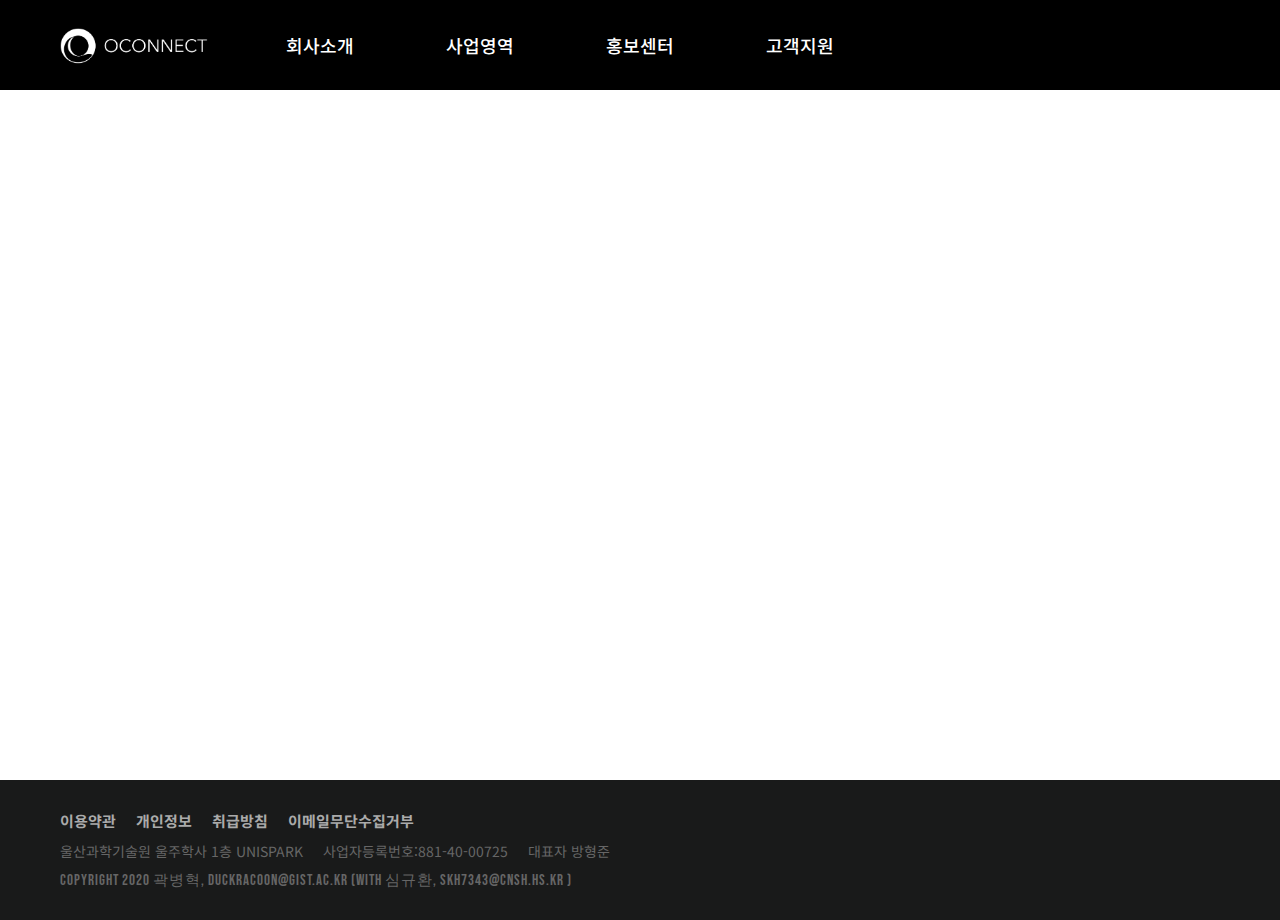
<file: maintool.html>
<!DOCTYPE html>
<html lang="ko">
    <head>
        <meta charset="UTF-8">
        <title>OCONNECT</title>
        <link rel="stylesheet" href="css/product.css">
        <link rel="stylesheet" href="css/slick.css">

        <!--favicon-->

        <link
            rel="apple-touch-icon"
            sizes="180x180"
            href="img2/favicon/apple-touch-icon.png">
        <link
            rel="icon"
            type="image/png"
            sizes="32x32"
            href="img2/favicon/favicon-32x32.png">
        <link
            rel="icon"
            type="image/png"
            sizes="16x16"
            href="img2/favicon/favicon-16x16.png">
        <link rel="manifest" href="img2/favicon/site.webmanifest">
        <meta name="msapplication-TileColor" content="#da532c">
        <meta name="theme-color" content="#ffffff">

        <script src="js/jquery-3.3.1.min.js"></script>
        <script src="js/script.js"></script>
        <script src="js/splitting.min.js"></script>
        <script src="js/slick.min.js"></script>
        <script src="js/scrolla.jquery.min.js"></script>

    </head>
    <body >
        <div class="wrap">
            <!-- header-->
            <header>
                <div class="innerHeader">
                    <h1 class="logo">
                        <a href="index.html">
                            <img src="img2/logo/exercise/blackoconnect.png" alt="로고2" width="400"></img>
                            <img src="img2/logo/black_cnt.png" alt="로고">
                            <p style="font-family: AvenirNextLTPro; font-size:25px;">OCONNECT</p>
                        </a>
                    </h1>
                    <ul class="gnb">
                        <li>
                            <a href="company_brief.html">회사소개</a>
                            <ul class="inner">
                                <li>
                                    <a href="company_brief.html">
                                        <span>회사개요</span></a>
                                </li>
                                <li>
                                    <a href="#">
                                        <span>CEO인사말</span></a>
                                </li>
                                <li>
                                    <a href="#">
                                        <span>경영이념</span></a>
                                </li>
                                <li>
                                    <a href="#">
                                        <span>연혁</span></a>
                                </li>
                            </ul>
                        </li>
                        <li>
                            <a href="#">사업영역</a>
                            <ul class="inner">
                                <li>
                                    <a href="prod-intro.html">
                                        <span>One Step</span></a>
                                </li>
                            </ul>
                        </li>
                        <li>
                            <a href="#">홍보센터</a>
                            <ul class="inner">
                                <li>
                                    <a href="#">
                                        <span>뉴스</span></a>
                                </li>
                                <li>
                                    <a href="#">
                                        <span>언론</span></a>
                                </li>
                            </ul>
                        </li>

                        <li>
                            <a href="#">고객지원</a>
                            <ul class="inner">
                                <li>
                                    <a href="#">
                                        <span>고객지원안내</span></a>
                                </li>
                                <li>
                                    <a href="#">
                                        <span>FAQ</span></a>
                                </li>
                            </ul>
                        </li>
                    </ul>
                </div>
            </header>
        </div>

        <br><br><br><br><br><br>

       
        <br><br><br><br><br><br><br><br><br><br><br><br><br><br><br><br><br><br><br><br><br><br><br><br><br><br><br><br><br><br><br><br><br>
        <footer>
            <ul>
                <li>이용약관</li>
                <li>개인정보</li>
                <li>취급방침</li>
                <li>이메일무단수집거부</li>
            </ul>
            <ul>
                <li>울산과학기술원 울주학사 1층 UNISPARK</li>
                <li>사업자등록번호:881-40-00725</li>
                <li>대표자 방형준</li>
            </ul>
            <p>COPYRIGHT 2020 곽병혁,
                <a href="mailto:duckracoon@gist.ac.kr">duckracoon@gist.ac.kr
                </a>
                (with 심규환,
                <a href="mailto:skh7343@cnsh.hs.kr">skh7343@cnsh.hs.kr
                </a>
                )
            </p>
        </footer>
    </body>
</html>
</file>
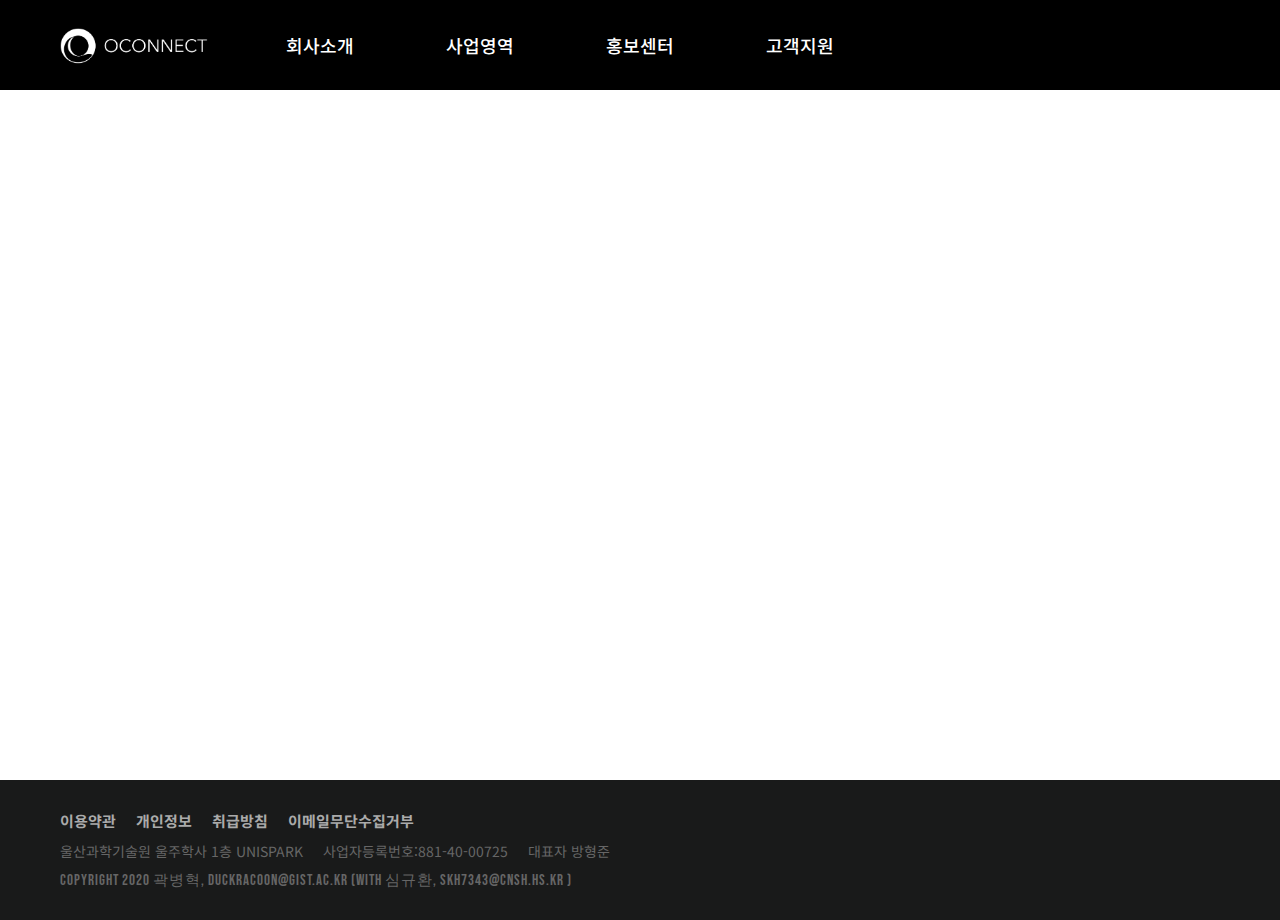
<file: nearbyplace.html>
<!DOCTYPE html>
<html lang="ko">
    <head>
        <meta charset="UTF-8">
        <title>Nearby · OCONNECT</title>
        <link rel="stylesheet" href="css/product.css">
        <link rel="stylesheet" href="css/slick.css">

        <!--favicon-->

        <link
            rel="apple-touch-icon"
            sizes="180x180"
            href="img2/favicon/apple-touch-icon.png">
        <link
            rel="icon"
            type="image/png"
            sizes="32x32"
            href="img2/favicon/favicon-32x32.png">
        <link
            rel="icon"
            type="image/png"
            sizes="16x16"
            href="img2/favicon/favicon-16x16.png">
        <link rel="manifest" href="img2/favicon/site.webmanifest">
        <meta name="msapplication-TileColor" content="#da532c">
        <meta name="theme-color" content="#ffffff">

        <script src="js/jquery-3.3.1.min.js"></script>
        <script src="js/script.js"></script>
        <script src="js/splitting.min.js"></script>
        <script src="js/slick.min.js"></script>
        <script src="js/scrolla.jquery.min.js"></script>

    </head>
    <body >
        <div class="wrap">
            <!-- header-->
            <header>
                <div class="innerHeader">
                    <h1 class="logo">
                        <a href="index.html">
                            <img src="img2/logo/exercise/blackoconnect.png" alt="로고2" width="400"></img>
                            <img src="img2/logo/black_cnt.png" alt="로고">
                            <p style="font-family: AvenirNextLTPro; font-size:25px;">OCONNECT</p>
                        </a>
                    </h1>
                    <ul class="gnb">
                        <li>
                            <a href="company_brief.html">회사소개</a>
                            <ul class="inner">
                                <li>
                                    <a href="company_brief.html">
                                        <span>회사개요</span></a>
                                </li>
                                <li>
                                    <a href="#">
                                        <span>CEO인사말</span></a>
                                </li>
                                <li>
                                    <a href="#">
                                        <span>경영이념</span></a>
                                </li>
                                <li>
                                    <a href="#">
                                        <span>연혁</span></a>
                                </li>
                            </ul>
                        </li>
                        <li>
                            <a href="#">사업영역</a>
                            <ul class="inner">
                                <li>
                                    <a href="mainproduct.html">
                                        <span>ONESTEP</span></a>
                                </li>

                            </ul>
                        </li>
                        <li>
                            <a href="#">홍보센터</a>
                            <ul class="inner">
                                <li>
                                    <a href="#">
                                        <span>뉴스</span></a>
                                </li>
                                <li>
                                    <a href="#">
                                        <span>언론</span></a>
                                </li>
                            </ul>
                        </li>

                        <li>
                            <a href="#">고객지원</a>
                            <ul class="inner">
                                <li>
                                    <a href="#">
                                        <span>고객지원안내</span></a>
                                </li>
                                <li>
                                    <a href="#">
                                        <span>FAQ</span></a>
                                </li>
                            </ul>
                        </li>
                    </ul>
                </div>
            </header>
        </div>

        <br><br><br><br><br><br>

       
        <br><br><br><br><br><br><br><br><br><br><br><br><br><br><br><br><br><br><br><br><br><br><br><br><br><br><br><br><br><br><br><br><br>
        <footer>
            <ul>
                <li>이용약관</li>
                <li>개인정보</li>
                <li>취급방침</li>
                <li>이메일무단수집거부</li>
            </ul>
            <ul>
                <li>울산과학기술원 울주학사 1층 UNISPARK</li>
                <li>사업자등록번호:881-40-00725</li>
                <li>대표자 방형준</li>
            </ul>
            <p>COPYRIGHT 2020 곽병혁,
                <a href="mailto:duckracoon@gist.ac.kr">duckracoon@gist.ac.kr
                </a>
                (with 심규환,
                <a href="mailto:skh7343@cnsh.hs.kr">skh7343@cnsh.hs.kr
                </a>
                )
            </p>
        </footer>
    </body>
</html>
</file>
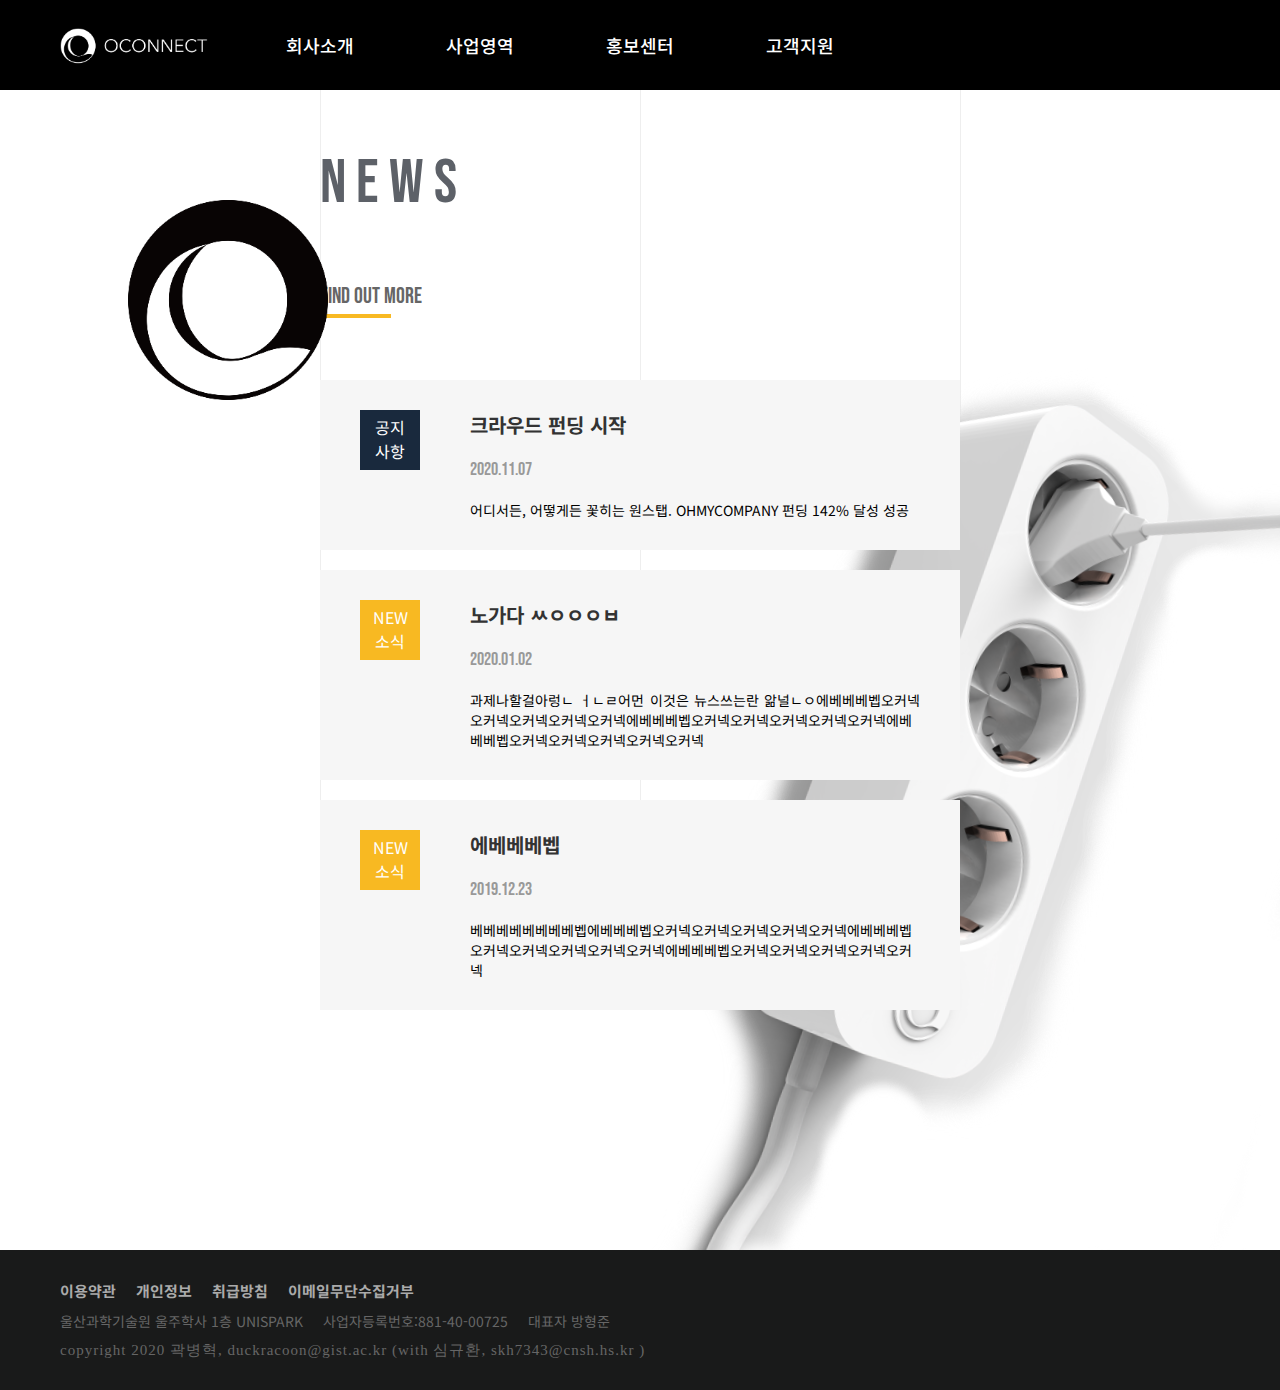
<file: news.html>
<!DOCTYPE html>
<html lang="ko">

<head>
    <meta charset="UTF-8">
    <title>OCONNECT | Enlighten Your Lifestyles</title>
    <link rel="stylesheet" href="css/main.css">
    <link rel="stylesheet" href="css/slick.css">

    <link rel="apple-touch-icon" sizes="180x180" href="./img2/favicon/apple-touch-icon.png">
    <link rel="icon" type="image/png" sizes="32x32" href="./img2/favicon/favicon-32x32.png">
    <link rel="icon" type="image/png" sizes="16x16" href="./img2/favicon/favicon-16x16.png">
    <link rel="manifest" href="./img2/favicon/site.webmanifest">
    <meta name="msapplication-TileColor" content="#da532c">
    <meta name="theme-color" content="#ffffff">
    <script src="js/jquery-3.3.1.min.js"></script>
    <script src="js/script.js"></script>
    <script src="js/splitting.min.js"></script>
    <script src="js/slick.min.js"></script>
    <script src="js/scrolla.jquery.min.js"></script>

</head>

<body>
    <div class="wrap">
        <!-- header-->
        <header>
            <div class="innerHeader">
                <h1 class="logo"><a href="index.html">
                        <img src="img2/logo/exercise/blackoconnect.png" alt="로고2" width="400"></img>
                        <img src="img2/logo/black_cnt.png" alt="로고">
                        <p style="font-family: AvenirNextLTPro; font-size:25px;">OCONNECT</p>
                    </a></h1>
                <ul class="gnb">
                    <li><a href="company_brief.html">회사소개</a>
                        <ul class="inner">
                            <li><a href="company_brief.html"><span>회사개요</span></a></li>
                            <!-- <li><a href="#"><span>CEO인사말</span></a></li>
                            <li><a href="philosophy.html"><span>경영이념</span></a></li>
                            <li><a href="#"><span>연혁</span></a></li> -->
                        </ul>
                    </li>
                    <li><a href="prod-intro.html">사업영역</a>
                        <ul class="inner">
                            <li><a href="prod-intro.html"><span>원스탭</span></a></li>

                        </ul>
                    </li>
                    <li><a href="news.html">홍보센터</a>
                        <ul class="inner">
                            <li><a href="news.html"><span>뉴스</span></a></li>
                            <!-- <li><a href="#"><span>언론</span></a></li> -->
                        </ul>
                    </li>

                    <li><a href="support.html">고객지원</a>
                        <ul class="inner">
                            <li><a href="support.html"><span>고객지원안내</span></a></li>
                            <!-- <li><a href="#"><span>FAQ</span></a></li> -->
                        </ul>
                    </li>
                </ul>
            </div>
        </header>
        
        <!--contents-->
        <section class="contents">
            <span class="line a"></span><span class="line b"></span><span class="line c"></span>
            <div class="news">
                <div class="inner animate" data-animate="motion">
                    <div class="title">
                        <div data-splitting class="en">NEWS</div>
                    </div>
                    <a href="#" class="more en">FIND OUT MORE</a>
                </div>
                <p class="symbol animate" data-animate="motion"><img src="img2/news2.png" alt=""></p>
                <ul class="newsList">
                    <li><a href="https://www.ohmycompany.com/reward/9600" target="_blank">
                            <span class="category">공지 <br>사항</span>
                            <span class="subject">크라우드 펀딩 시작</span>
                            <span class="date en">2020.11.07</span>
                            <span class="desc">어디서든, 어떻게든 꽃히는 원스탭. OHMYCOMPANY 펀딩 142% 달성 성공</span>
                        </a></li>
                    <li><a href="#">
                            <span class="category">NEW<br>소식</span>
                            <span class="subject">노가다 ㅆㅇㅇㅇㅂ</span>
                            <span class="date en">2020.01.02</span>
                            <span class="desc">과제나할걸아렁ㄴ ㅓㄴㄹ어먼
                                이것은 뉴스쓰는란 앎널ㄴㅇ에베베베벱오커넥오커넥오커넥오커넥오커넥에베베베벱오커넥오커넥오커넥오커넥오커넥에베베베벱오커넥오커넥오커넥오커넥오커넥</span>
                        </a></li>
                    <li><a href="#">
                            <span class="category">NEW<br>소식</span>
                            <span class="subject">에베베베벱</span>
                            <span class="date en">2019.12.23</span>
                            <span
                                class="desc">베베베베베베베베벱에베베베벱오커넥오커넥오커넥오커넥오커넥에베베베벱오커넥오커넥오커넥오커넥오커넥에베베베벱오커넥오커넥오커넥오커넥오커넥</span>
                        </a></li>
                </ul>
            </div>
        </section>
  <!-- footer -->
            <footer>
                <ul>
                    <li>이용약관</li>
                    <li>개인정보</li>
                    <li>취급방침</li>
                    <li>이메일무단수집거부</li>
                </ul>
                <ul>
                    <li>울산과학기술원 울주학사 1층 UNISPARK</li>
                    <li>사업자등록번호:881-40-00725</li>
                    <li>대표자 방형준</li>
                </ul>
                <p>COPYRIGHT 2020 곽병혁,
                    <a href="mailto:duckracoon@gist.ac.kr">duckracoon@gist.ac.kr
                    </a>
                    (with 심규환,
                    <a href="mailto:skh7343@cnsh.hs.kr">skh7343@cnsh.hs.kr
                    </a>
                    )
                </p>
            </footer>
    </div>
</body>

</html>
</file>
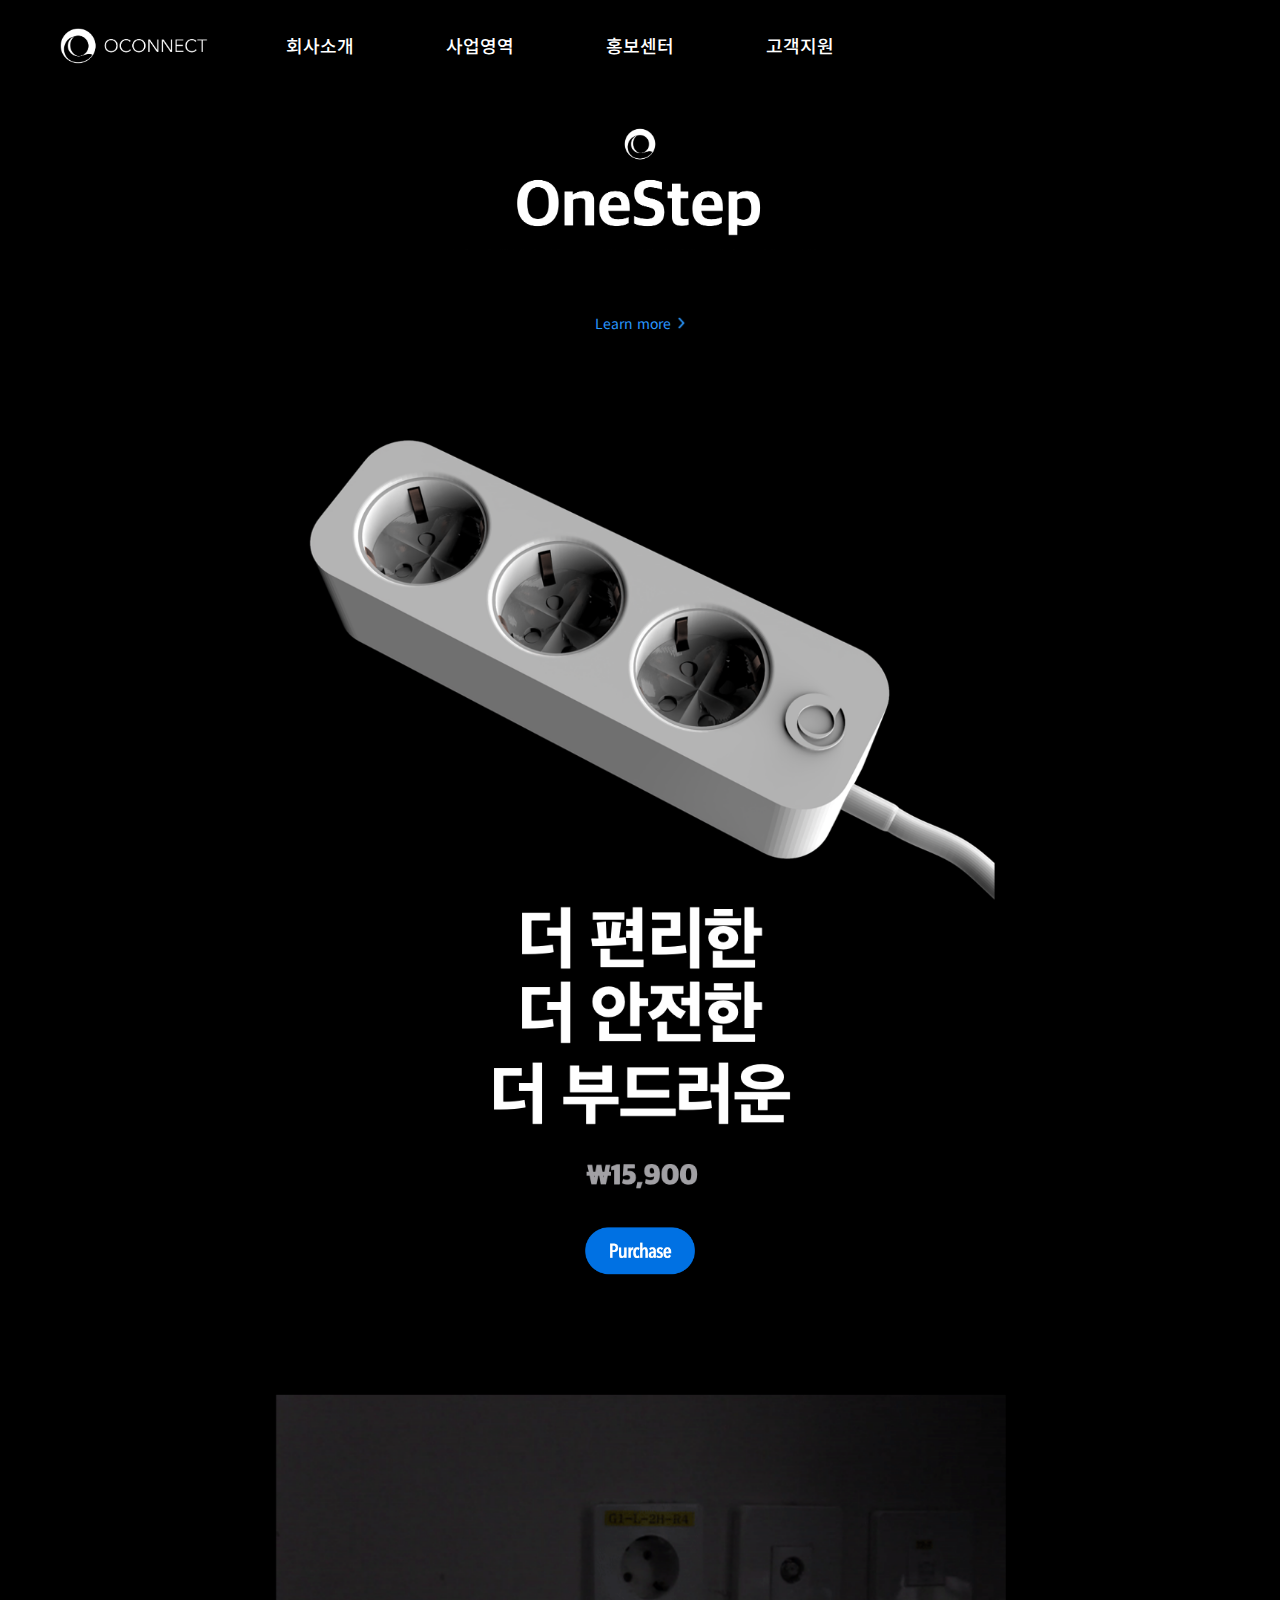
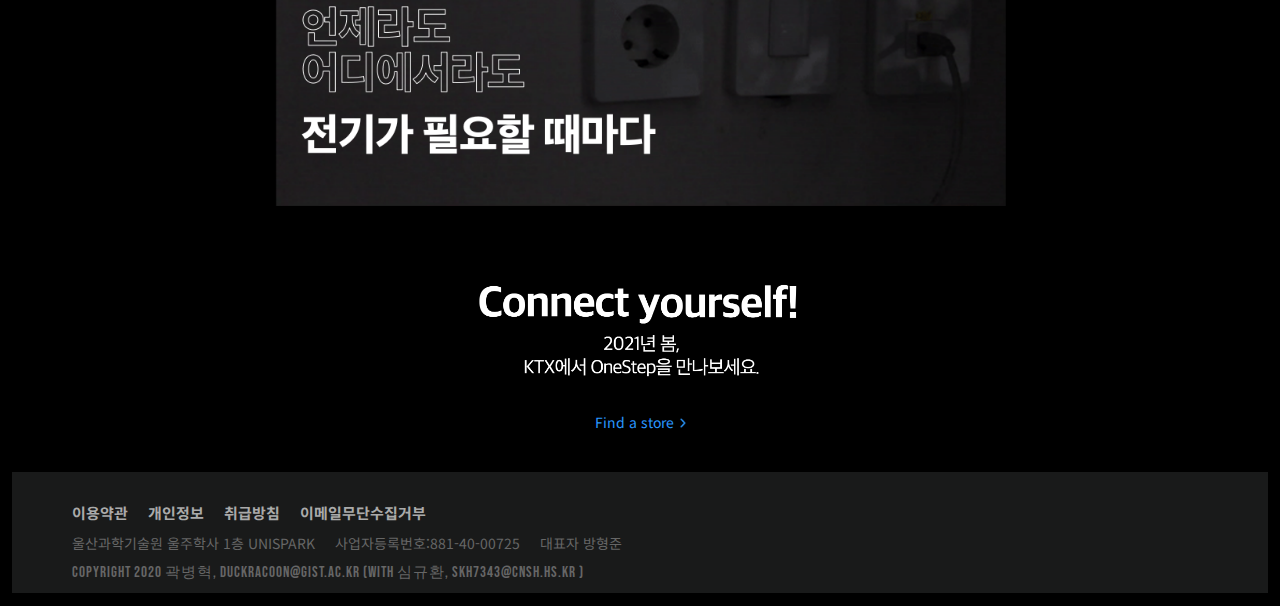
<file: prod-intro.html>
<!DOCTYPE html>
<html lang="ko">
    <head>
        <meta charset="UTF-8">
        <title>Product · OCONNECT</title>
        <link rel="stylesheet" href="css/product-intro2.css">
        <link rel="stylesheet" href="css/slick.css">

        <!--favicon-->

        <link
            rel="apple-touch-icon"
            sizes="180x180"
            href="img2/favicon/apple-touch-icon.png">
        <link
            rel="icon"
            type="image/png"
            sizes="32x32"
            href="img2/favicon/favicon-32x32.png">
        <link
            rel="icon"
            type="image/png"
            sizes="16x16"
            href="img2/favicon/favicon-16x16.png">
        <link rel="manifest" href="img2/favicon/site.webmanifest">
        <meta name="msapplication-TileColor" content="#da532c">
        <meta name="theme-color" content="#ffffff">

        <script src="js/jquery-3.3.1.min.js"></script>
        <script src="js/script.js"></script>
        <script src="js/splitting.min.js"></script>
        <script src="js/slick.min.js"></script>
        <script src="js/scrolla.jquery.min.js"></script>

    </head>
    <body >
        <div class="wrap">
            <!-- header-->
            <header>
                <div class="innerHeader">
                    <h1 class="logo">
                        <a href="index.html">
                            <img src="img2/logo/exercise/blackoconnect.png" alt="로고2" width="400"></img>
                            <img src="img2/logo/black_cnt.png" alt="로고">
                            <p style="font-family: AvenirNextLTPro; font-size:25px;">OCONNECT</p>
                        </a>
                    </h1>
                    <ul class="gnb">
                        <li>
                            <a href="company_brief.html">회사소개</a>
                            <ul class="inner">
                                <li>
                                    <a href="company_brief.html">
                                        <span>회사개요</span></a>
                                </li>
                                <!-- <li>
                                    <a href="#">
                                        <span>CEO인사말</span></a>
                                </li>
                                <li>
                                    <a href="philosophy.html">
                                        <span>경영이념</span></a>
                                </li>
                                <li>
                                    <a href="#">
                                        <span>연혁</span></a>
                                </li> -->
                            </ul>
                        </li>
                        <li>
                            <a href="prod-intro.html">사업영역</a>
                            <ul class="inner">
                                <li>
                                    <a href="prod-intro.html">
                                        <span>ONESTEP</span></a>
                                </li>

                            </ul>
                        </li>
                        <li>
                            <a href="news.html">홍보센터</a>
                            <ul class="inner">
                                <li>
                                    <a href="news.html">
                                        <span>뉴스</span></a>
                                </li>
                                <!-- <li>
                                    <a href="#">
                                        <span>언론</span></a>
                                </li> -->
                            </ul>
                        </li>

                        <li>
                            <a href="support.html">고객지원</a>
                            <ul class="inner">
                                <li>
                                    <a href="support.html">
                                        <span>고객지원안내</span></a>
                                </li>
                                <!-- <li>
                                    <a href="#">
                                        <span>FAQ</span></a>
                                </li> -->
                            </ul>
                        </li>
                    </ul>
                </div>
            </header>
        </div>

        <body>
            <br><br><br><br>
            <table
                class="aapl-desktop"
                bgcolor="#000000"
                width="100%"
                cellspacing="0"
                cellpadding="0"
                border="0"
                role="presentation">
                <tr>
                    <td align="center" style="padding:0 12px 13px 12px;">
                        <table
                            bgcolor="#000000"
                            role="presentation"
                            class="aapl-desktop"
                            cellspacing="0"
                            cellpadding="0"
                            border="0"
                            align="center"
                            width="712">
                            <tr>
                                <td>
                                    <h1>
                                        <picture>
                                            <source media="(max-device-width: 568px)" srcset="data:">
                                            <img
                                                src="./img2/product/onestepwithlogo.png"
                                                width="712"
                                                align="center"
                                                height="100%"
                                                style="display:block;"
                                                border="0"
                                                alt="ONESTEP">
                                        </picture>
                                    </h1>
                                </td>
                            </tr>
                            <tr>
                                <!--arrow !!! -->
                                <td align="center" style="padding:16px 0 0 0;">
                                    <a href="./prodinteraction/prod-main.html" class="link-body" style="color:#2997ff;">Learn
                                        <span style="white-space:nowrap;">more<img
                                            src="./img2/product/arr.png"
                                            width="14"
                                            height="12"
                                            style="display:inline;margin:0;"
                                            border="0"
                                            alt=""></span></a>
                                </td>
                            </tr>
                            <br>
                            <tr>
                                <td align="center" style="padding:55px 0 0 0;">
                                    <picture>
                                        <source media="(max-device-width: 568px)" srcset="data:">
                                        <img
                                            src="./img2/product/more-gray.png"
                                            width="712"
                                            height="839"
                                            style="display:block;"
                                            border="0"
                                            alt="experience">
                                    </picture>
                                </td>
                            </tr>
                            <tr>
                                <td align="center" style="padding:0 0 60px 0;" bgcolor="#000000">
                                    <a href="prodpurchase.html" style="display:inline-block">
                                        <picture>
                                            <source media="(max-device-width: 568px)" srcset="data:">
                                            <img
                                                src="./img2/product/purchase.png"
                                                width="30%"
                                                style="display:block;"
                                                border="0"
                                                alt="Buy">
                                        </picture>
                                    </a>
                                </td>
                            </tr>

                            <tr>
                                <td align="center" style="padding:55px 0 0 0;">
                                    <picture>
                                        <source media="(max-device-width: 568px)" srcset="data:">
                                        <img
                                            src="./img2/product/every.png"
                                            width="100%"
                                            style="display:block;"
                                            border="0"
                                            alt="Magic like you&rsquo;ve never heard. $249">
                                    </picture>
                                </td>
                            </tr>

                        </table>

                        <br><br><br>
                        <div class="hear">
                            <img
                                src="./img2/product/yrsf.png"
                                width="30%"
                                style="display:block;"
                                border="0"
                                alt="Experience.">

                                <p class="h-copy">Starting October 30, stop by an Apple&nbsp;Store and
                                    experience AirPods&nbsp;Pro for yourself.</p>
                                <p>
                                    <a
                                        href="nearby"
                                        class="link-body"
                                        style="color:#2997ff;">Find a
                                        <span style="white-space:nowrap;">store<img
                                            src="./img2/product/arr.png"
                                            width="12"
                                            height="10"
                                            style="display:inline;margin:0;"
                                            border="0"
                                            alt=""></span></a>
                                </p>
                            
                        </div>

                        <br><br>
                        <footer>
                            <ul>
                                <li>이용약관</li>
                                <li>개인정보</li>
                                <li>취급방침</li>
                                <li>이메일무단수집거부</li>
                            </ul>
                            <ul>
                                <li>울산과학기술원 울주학사 1층 UNISPARK</li>
                                <li>사업자등록번호:881-40-00725</li>
                                <li>대표자 방형준</li>
                            </ul>
                            <p>COPYRIGHT 2020 곽병혁,
                                <a href="mailto:duckracoon@gist.ac.kr">duckracoon@gist.ac.kr
                                </a>
                                (with 심규환,
                                <a href="mailto:skh7343@cnsh.hs.kr">skh7343@cnsh.hs.kr
                                </a>
                                )
                            </p>
                        </footer>
                    </body>
                </html>
</file>
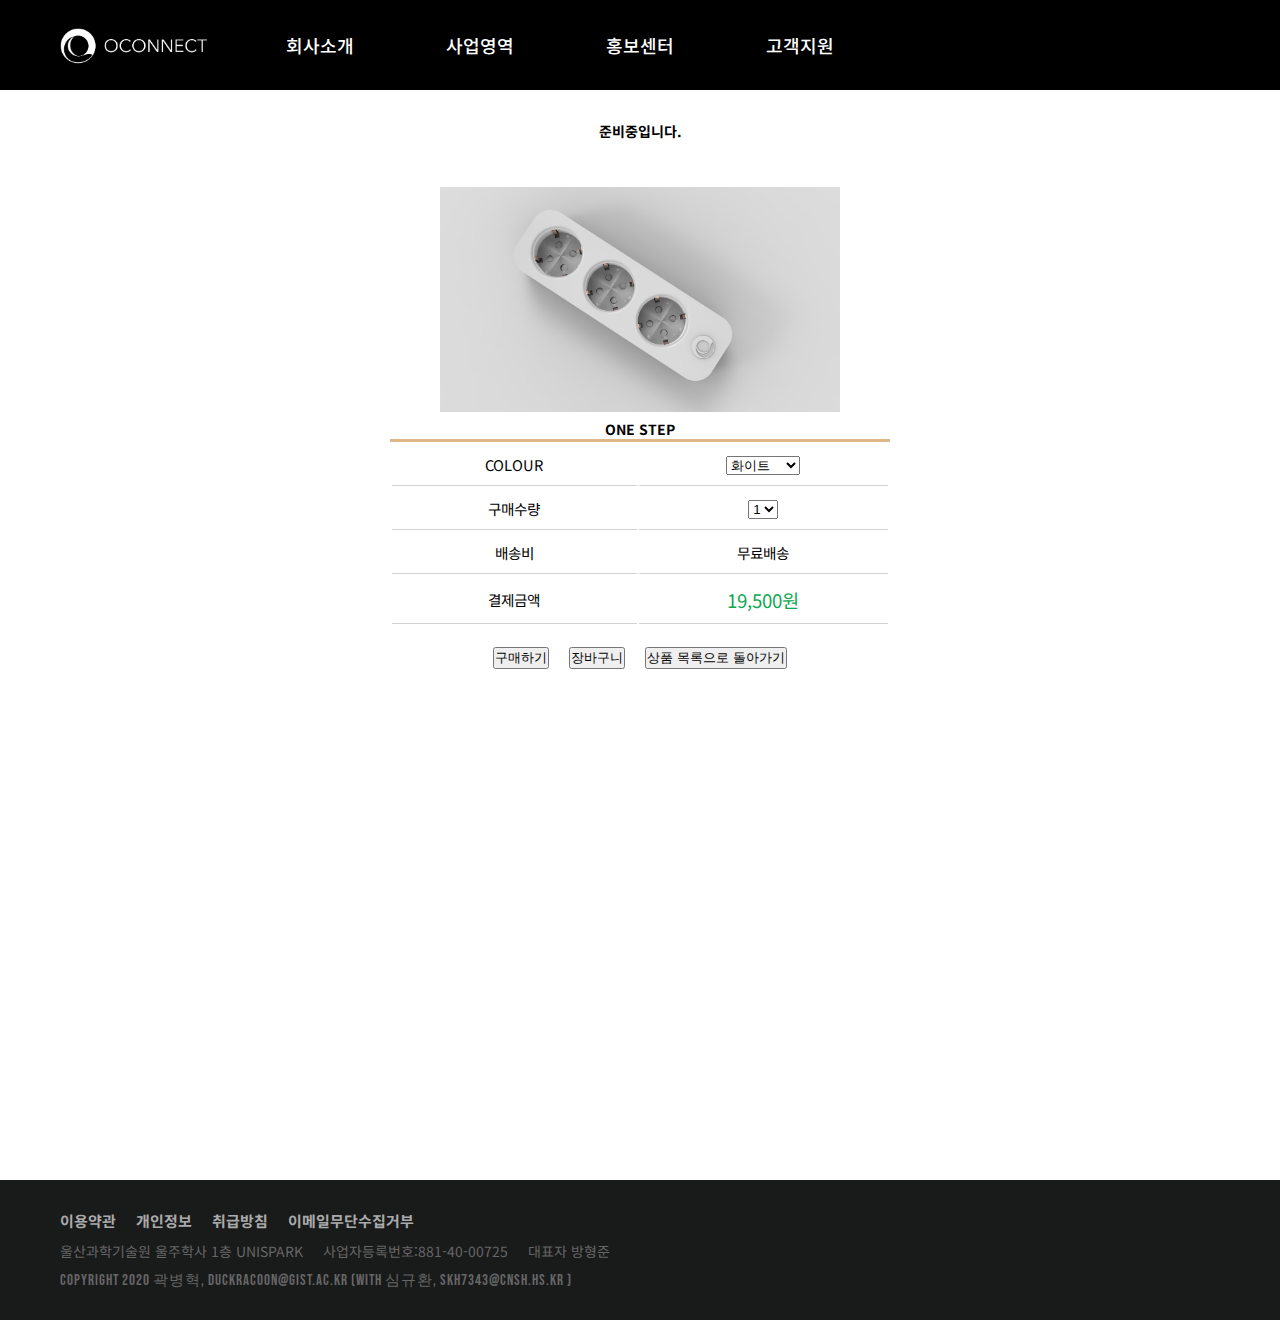
<file: prodpurchase.html>
<!DOCTYPE html>
<html lang="ko">
    <head>
        <meta charset="UTF-8">
        <title>Purchase · OCONNECT</title>
        <link rel="stylesheet" href="css/product.css">
        <link rel="stylesheet" href="css/slick.css">

        <!--favicon-->

        <link
            rel="apple-touch-icon"
            sizes="180x180"
            href="img2/favicon/apple-touch-icon.png">
        <link
            rel="icon"
            type="image/png"
            sizes="32x32"
            href="img2/favicon/favicon-32x32.png">
        <link
            rel="icon"
            type="image/png"
            sizes="16x16"
            href="img2/favicon/favicon-16x16.png">
        <link rel="manifest" href="img2/favicon/site.webmanifest">
        <meta name="msapplication-TileColor" content="#da532c">
        <meta name="theme-color" content="#ffffff">

        <script src="js/jquery-3.3.1.min.js"></script>
        <script src="js/script.js"></script>
        <script src="js/splitting.min.js"></script>
        <script src="js/slick.min.js"></script>
        <script src="js/scrolla.jquery.min.js"></script>

    </head>
    <body >
        <div class="wrap">
            <!-- header-->
            <header>
                <div class="innerHeader">
                    <h1 class="logo">
                        <a href="index.html">
                            <img src="img2/logo/exercise/blackoconnect.png" alt="로고2" width="400"></img>
                            <img src="img2/logo/black_cnt.png" alt="로고">
                            <p style="font-family: AvenirNextLTPro; font-size:25px;">OCONNECT</p>
                        </a>
                    </h1>
                    <ul class="gnb">
                        <li>
                            <a href="company_brief.html">회사소개</a>
                            <ul class="inner">
                                <li>
                                    <a href="company_brief.html">
                                        <span>회사개요</span></a>
                                </li>
                                <li>
                                    <a href="#">
                                        <span>CEO인사말</span></a>
                                </li>
                                <li>
                                    <a href="#">
                                        <span>경영이념</span></a>
                                </li>
                                <li>
                                    <a href="#">
                                        <span>연혁</span></a>
                                </li>
                            </ul>
                        </li>
                        <li>
                            <a href="#">사업영역</a>
                            <ul class="inner">
                                <li>
                                    <a href="mainproduct.html">
                                        <span>ONESTEP</span></a>
                                </li>

                            </ul>
                        </li>
                        <li>
                            <a href="#">홍보센터</a>
                            <ul class="inner">
                                <li>
                                    <a href="#">
                                        <span>뉴스</span></a>
                                </li>
                                <li>
                                    <a href="#">
                                        <span>언론</span></a>
                                </li>
                            </ul>
                        </li>

                        <li>
                            <a href="#">고객지원</a>
                            <ul class="inner">
                                <li>
                                    <a href="#">
                                        <span>고객지원안내</span></a>
                                </li>
                                <li>
                                    <a href="#">
                                        <span>FAQ</span></a>
                                </li>
                            </ul>
                        </li>
                    </ul>
                </div>
            </header>
        </div>

        <br><br><br><br><br><br>

        <div class="wrapproduct">
            <h2>준비중입니다.</h2>
            <br><br>
            <div class="prodpic">
                <img src="./img2/onestep/mainpic2.png" width="400px"></img>
            </div>
            <div class="prodcont">

                <h2>ONE STEP
                </h2>
                <hr size="3" color="burlywood">
                <table>
                    <!-- <tr> <td class=“sub”>원가</td> <td>955,500원</td> </tr> <tr> <td
                    class=“sub”>판매자</td> <td>@s.kyuhwn</td> </tr> <tr> <td class=“sub”>BRAND</td>
                    <td> <img src=“../img/logo/nike.jpg” width=“50px”></img> <img
                    src=“../img/logo/peaceminusone.webp” width=“50px”></img> </td> </tr> -->
                    <tr>
                        <td class="sub">COLOUR</td>
                        <td>
                            <select name="sel">
                                <option value="1">화이트
                                </option>
                                <option value="2">블랙
                                </option>
                                <option value="3">쌈무그린
                                </option>
                            </select>
                        </td>
                    </tr>

                    <tr>
                        <td class="sub">구매수량</td>
                        <td>
                            <select name="sel">
                                <option value="1">1</option>
                                <option value="2">2</option>
                                <option value="3">3</option>
                                <!-- 1~100 정도까지 어떻게 할지 생각하—>-->
                            </select>
                        </td>
                    </tr>

                    <tr>
                        <td class="sub">배송비</td>
                        <td class="sub">무료배송</td>
                    </tr>

                    <tr>
                        <td class="sub">결제금액</td>
                        <td id="fon">19,500원</td>

                    </tr>
                </table>
                <br>
                <input
                    type="button"
                    class="btn"
                    btn-default="btn-default"
                    join”="join"
                    value="구매하기"></input>
                &nbsp;&nbsp;&nbsp;
                <input
                    type="button"
                    class="btn"
                    btn-default="btn-default"
                    join="join"
                    value="장바구니"></input>
                &nbsp;&nbsp;&nbsp;
                <input
                    type="button"
                    class="btn"
                    btn-default="btn-default"
                    join="join"
                    value="상품 목록으로 돌아가기"
                    onclick="location.href='product-list.html'"></input>
            </div>
        </div>
        <br><br><br><br><br><br><br><br><br><br><br><br><br><br><br><br><br><br><br><br><br><br><br><br><br><br><br><br><br><br><br><br><br>
        <footer>
            <ul>
                <li>이용약관</li>
                <li>개인정보</li>
                <li>취급방침</li>
                <li>이메일무단수집거부</li>
            </ul>
            <ul>
                <li>울산과학기술원 울주학사 1층 UNISPARK</li>
                <li>사업자등록번호:881-40-00725</li>
                <li>대표자 방형준</li>
            </ul>
            <p>COPYRIGHT 2020 곽병혁,
                <a href="mailto:duckracoon@gist.ac.kr">duckracoon@gist.ac.kr
                </a>
                (with 심규환,
                <a href="mailto:skh7343@cnsh.hs.kr">skh7343@cnsh.hs.kr
                </a>
                )
            </p>
        </footer>
    </body>
</html>
</file>
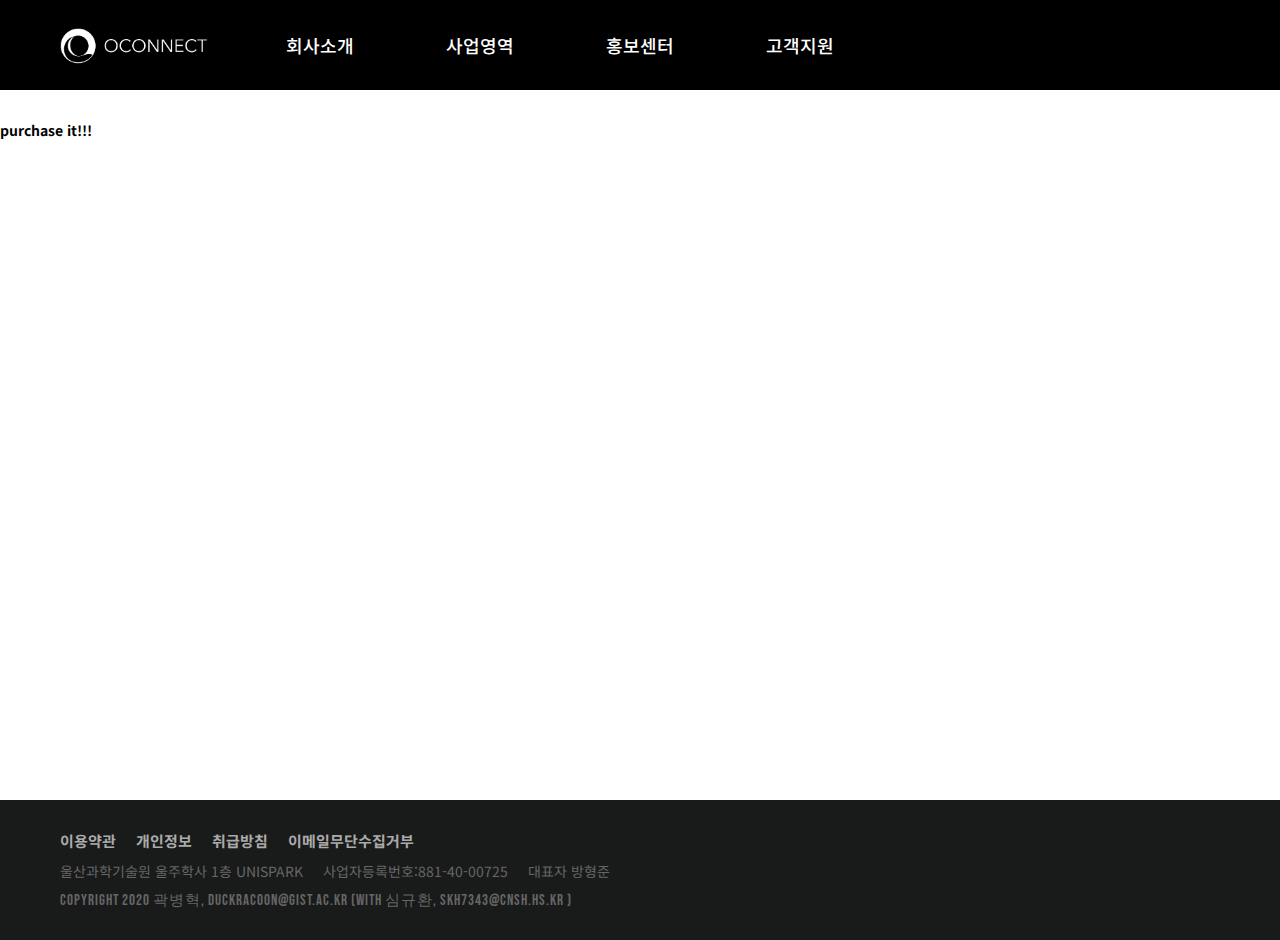
<file: prodtool.html>
<!DOCTYPE html>
<html lang="ko">
    <head>
        <meta charset="UTF-8">
        <title>OCONNECT</title>
        <link rel="stylesheet" href="css/product.css">
        <link rel="stylesheet" href="css/slick.css">

        <!--favicon-->

        <link
            rel="apple-touch-icon"
            sizes="180x180"
            href="img2/favicon/apple-touch-icon.png">
        <link
            rel="icon"
            type="image/png"
            sizes="32x32"
            href="img2/favicon/favicon-32x32.png">
        <link
            rel="icon"
            type="image/png"
            sizes="16x16"
            href="img2/favicon/favicon-16x16.png">
        <link rel="manifest" href="img2/favicon/site.webmanifest">
        <meta name="msapplication-TileColor" content="#da532c">
        <meta name="theme-color" content="#ffffff">

        <script src="js/jquery-3.3.1.min.js"></script>
        <script src="js/script.js"></script>
        <script src="js/splitting.min.js"></script>
        <script src="js/slick.min.js"></script>
        <script src="js/scrolla.jquery.min.js"></script>

    </head>
    <body >
        <div class="wrap">
            <!-- header-->
            <header>
                <div class="innerHeader">
                    <h1 class="logo">
                        <a href="index.html">
                            <img src="img2/logo/exercise/blackoconnect.png" alt="로고2" width="400"></img>
                            <img src="img2/logo/black_cnt.png" alt="로고">
                            <p style="font-family: AvenirNextLTPro; font-size:25px;">OCONNECT</p>
                        </a>
                    </h1>
                    <ul class="gnb">
                        <li>
                            <a href="company_brief.html">회사소개</a>
                            <ul class="inner">
                                <li>
                                    <a href="company_brief.html">
                                        <span>회사개요</span></a>
                                </li>
                                <li>
                                    <a href="#">
                                        <span>CEO인사말</span></a>
                                </li>
                                <li>
                                    <a href="#">
                                        <span>경영이념</span></a>
                                </li>
                                <li>
                                    <a href="#">
                                        <span>연혁</span></a>
                                </li>
                            </ul>
                        </li>
                        <li>
                            <a href="#">사업영역</a>
                            <ul class="inner">
                                <li>
                                    <a href="prod-intro.html">
                                        <span>One Step</span></a>
                                </li>
                            </ul>
                        </li>
                        <li>
                            <a href="#">홍보센터</a>
                            <ul class="inner">
                                <li>
                                    <a href="#">
                                        <span>뉴스</span></a>
                                </li>
                                <li>
                                    <a href="#">
                                        <span>언론</span></a>
                                </li>
                            </ul>
                        </li>

                        <li>
                            <a href="#">고객지원</a>
                            <ul class="inner">
                                <li>
                                    <a href="#">
                                        <span>고객지원안내</span></a>
                                </li>
                                <li>
                                    <a href="#">
                                        <span>FAQ</span></a>
                                </li>
                            </ul>
                        </li>
                    </ul>
                </div>
            </header>
        </div>

        <br><br><br><br><br><br>

     <h1>purchase it!!!</h1>  
        <br><br><br><br><br><br><br><br><br><br><br><br><br><br><br><br><br><br><br><br><br><br><br><br><br><br><br><br><br><br><br><br><br>
        <footer>
            <ul>
                <li>이용약관</li>
                <li>개인정보</li>
                <li>취급방침</li>
                <li>이메일무단수집거부</li>
            </ul>
            <ul>
                <li>울산과학기술원 울주학사 1층 UNISPARK</li>
                <li>사업자등록번호:881-40-00725</li>
                <li>대표자 방형준</li>
            </ul>
            <p>COPYRIGHT 2020 곽병혁,
                <a href="mailto:duckracoon@gist.ac.kr">duckracoon@gist.ac.kr
                </a>
                (with 심규환,
                <a href="mailto:skh7343@cnsh.hs.kr">skh7343@cnsh.hs.kr
                </a>
                )
            </p>
        </footer>
    </body>
</html>
</file>
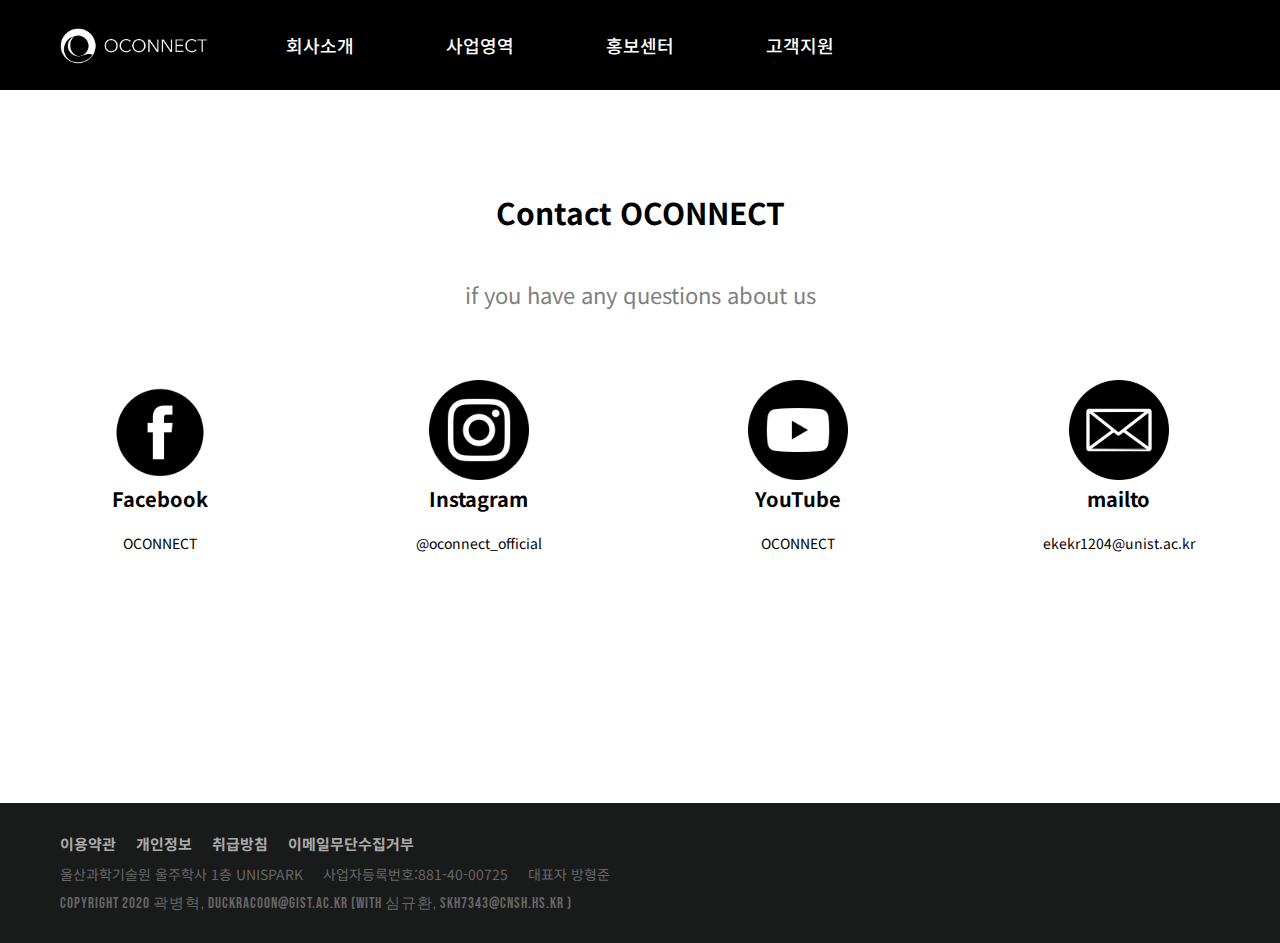
<file: support.html>
<!DOCTYPE html>
<html lang="ko">
    <head>
        <meta charset="UTF-8">
        <title>OCONNECT</title>
        <link rel="stylesheet" href="css/product_kyu.css">
        <link rel="stylesheet" href="css/slick.css">

        <!--favicon-->

        <link
            rel="apple-touch-icon"
            sizes="180x180"
            href="img2/favicon/apple-touch-icon.png">
        <link
            rel="icon"
            type="image/png"
            sizes="32x32"
            href="img2/favicon/favicon-32x32.png">
        <link
            rel="icon"
            type="image/png"
            sizes="16x16"
            href="img2/favicon/favicon-16x16.png">
        <link rel="manifest" href="img2/favicon/site.webmanifest">
        <meta name="msapplication-TileColor" content="#da532c">
        <meta name="theme-color" content="#ffffff">

        <script src="js/jquery-3.3.1.min.js"></script>
        <script src="js/script.js"></script>
        <script src="js/splitting.min.js"></script>
        <script src="js/slick.min.js"></script>
        <script src="js/scrolla.jquery.min.js"></script>

    </head>
    <body >
        <div class="wrap">
            <!-- header-->
            <header>
                <div class="innerHeader">
                    <h1 class="logo">
                        <a href="index.html">
                            <img src="img2/logo/exercise/blackoconnect.png" alt="로고2" width="400"></img>
                            <img src="img2/logo/black_cnt.png" alt="로고">
                            <p style="font-family: AvenirNextLTPro; font-size:25px;">OCONNECT</p>
                        </a>
                    </h1>
                    <ul class="gnb">
                        <li>
                            <a href="company_brief.html">회사소개</a>
                            <ul class="inner">
                                <li>
                                    <a href="company_brief.html">
                                        <span>회사개요</span></a>
                                </li>
                                <!-- <li>
                                    <a href="#">
                                        <span>CEO인사말</span></a>
                                </li>
                                <li>
                                    <a href="#">
                                        <span>경영이념</span></a>
                                </li>
                                <li>
                                    <a href="#">
                                        <span>연혁</span></a>
                                </li> -->
                            </ul>
                        </li>
                        <li>
                            <a href="prod-intro.html">사업영역</a>
                            <ul class="inner">
                                <li>
                                    <a href="prod-intro.html">
                                        <span>One Step</span></a>
                                </li>
                            </ul>
                        </li>
                        <li>
                            <a href="news.html">홍보센터</a>
                            <ul class="inner">
                                <li>
                                    <a href="news.html">
                                        <span>뉴스</span></a>
                                </li>
                                <!-- <li>
                                    <a href="#">
                                        <span>언론</span></a>
                                </li> -->
                            </ul>
                        </li>

                        <li>
                            <a href="support.html">고객지원</a>
                            <ul class="inner">
                                <li>
                                    <a href="support.html">
                                        <span>고객지원안내</span></a>
                                </li>
                                <!-- <li>
                                    <a href="#">
                                        <span>FAQ</span></a>
                                </li> -->
                            </ul>
                        </li>
                    </ul>
                </div>
            </header>
        </div>

        <br><br><br><br><br><br>
        <!--contents-->
        <section class="descript">
            <p style="text-align: center; font-size: 30px; margin-top: 70px; z-index: 30;">
                <strong>Contact OCONNECT<br><br></strong>
            </p>
            <p style="text-align: center; font-size:22px; color: gray">
                if you have any questions about us
            </section>

            <section class="profile">
                <div class="items">
                    <div class="module" style="width:150px;">
                        <img src="img2/contact/fb.png" height="100px">
                        <i class="far fa-building fa-5x" style="width:61.25px; height: 70px;"></i>
                        <p class="core">Facebook</p>
                        <p class="desc">
                            <span class="nowrap">
                                <br>
                                    <a href="https://www.facebook.com/OCONNECT-100615271652569/">OCONNECT</a>
                                </br>
                            </span>
                        </p>
                    </div>
                    <div class="module" style="width:150px;">
                        <img src="img2/contact/ig.png" height="100px">
                        <i class="far fa-building fa-5x" style="width:61.25px; height: 70px;"></i>
                        <p class="core">Instagram</p>
                        <p class="desc">
                            <span class="nowrap">
                                <br>
                                    <a href="https://www.instagram.com/oconnect_official">@oconnect_official</a>
                                </br>
                            </span>
                        </p>
                    </div>
                    <div class="module" style="width:150px;">
                        <img src="img2/contact/yt.png" height="100px">
                        <i class="far fa-building fa-5x" style="width:61.25px; height: 70px;"></i>
                        <p class="core">YouTube</p>
                        <p class="desc">
                            <span class="nowrap">
                                <br>
                                    <a href="https://www.youtube.com/channel/UCnYApNMkr3LfysaSTcdG3Cw">OCONNECT</a>
                                </br>
                            </span>
                        </p>
                    </div>
                    <div class="module" style="width:150px;">
                        <img src="img2/contact/mailto.png" height="100px">
                        <i class="far fa-building fa-5x" style="width:61.25px; height: 70px;"></i>
                        <p class="core">mailto</p>
                        <p class="desc">
                            <span class="nowrap">
                                <br>
                                <a href="mailto:ekekr1204@unist.ac.kr">ekekr1204@unist.ac.kr<br></a>
                                <!-- <a href="mailto:duckracoon@gist.ac.kr">duckracoon@gist.ac.kr<br></a>
                                <a href="mailto:skh7343@cnsh.hs.kr">skh7343@cnsh.hs.kr<br></a>
                                <a href="mailto:skh7343@cnsh.hs.kr">호준@cnsh.hs.kr<br></a>
                                <a href="mailto:skh7343@cnsh.hs.kr">진서@cnsh.hs.kr<br></a> -->
                                
                            </span>
                        </p>
                    </div>
                </div>
            </section>

            <br><br><br><br>
            <footer>
                <ul>
                    <li>이용약관</li>
                    <li>개인정보</li>
                    <li>취급방침</li>
                    <li>이메일무단수집거부</li>
                </ul>
                <ul>
                    <li>울산과학기술원 울주학사 1층 UNISPARK</li>
                    <li>사업자등록번호:881-40-00725</li>
                    <li>대표자 방형준</li>
                </ul>
                <p>COPYRIGHT 2020 곽병혁,
                    <a href="mailto:duckracoon@gist.ac.kr">duckracoon@gist.ac.kr
                    </a>
                    (with 심규환,
                    <a href="mailto:skh7343@cnsh.hs.kr">skh7343@cnsh.hs.kr
                    </a>
                    )
                </p>
            </footer>
        </body>
    </html>
</file>
<file: css/product.css>
@charset "uft-8";
@import url('https://fonts.googleapis.com/css?family=Bebas+Neue|Noto+Sans+KR&display=swap');

/*reset*/
*{margin: 0; padding: 0;}
html, body, div, span, applet, object, iframe, h1, h2, h3, h4, h5, h6, p, blockquote, pre, a, abbr, acronym, address, big, cite, code, del, dfn, em, font, img, ins, kbd, q, s, samp, small, strike, strong, sub, sup, tt, var, b, u, i, center, dl, dt, dd, ol, ul, li, fieldset, form, label, legend, table, tbody, tfoot, thead, tr, th, td {margin:0;padding:0;}
a {color: inherit; text-decoration: none;}
li {list-style: none;}
address, em , i {font-style: none;}
h1,h2,h3,h4,h5,h6 {font-size: inherit;}
a:hover {text-decoration: none; color: inherit;}

/*layout*/
body {font-family: 'Noto Sans KR', sans-serif; font-size: 14px;}
.wrap {width: 100%; overflow: hidden;}
.en {font-family: 'Bebas Neue', cursive;}

/*header*/
header {width: 100%; position: fixed; z-index: 100; background:#000000;}
.innerHeader {padding: 0 60px; height: 90px; transition: all 0.3s;}
.innerHeader .logo {width: 150px; height: 36px; float: left;margin-top: 28px; transition: all 0.3s; }
.innerHeader .logo a {display: block; width: 100%; height: 100%; position: relative;}
.innerHeader .logo a img {width: 100%; position: absolute; top:0; left: 0;transition: all 0.3s; }
.innerHeader .logo a img:nth-child(2) {opacity: 0;}
/*
header {width: 100%; position: fixed; z-index: 100; background:#000000;}
.innerHeader {padding: 0 60px; height: 90px; transition: all 0.3s;}
.innerHeader .logo {width: 170px; height: 70px; float: left;margin-top: 28px; transition: all 0.3s; }
.innerHeader .logo a {display: block; width: 100%; height: 100%; position: relative;}
.innerHeader .logo a img {width: 100%; position: absolute; top:0; left: 0;transition: all 0.3s; }
.innerHeader .logo a img:nth-child(2) {opacity: 0;}
*/
/*gnb*/
.gnb {position: absolute; left: 50%; transform: translateX(-50%); width: 800px;}
.gnb > li {float: left; width: 20%; height: 90px; line-height: 90px; position: relative; transition: all 0.3s;}
.gnb > li > a {display: block; width: 100%; height: 100%; text-align: center;color: #fff; font-size: 18px; font-weight: 500; }
.gnb > li > a:before {position: absolute; content: ''; background: #f8b922; width: 75%; height: 100%; z-index: -1; left: 50%; transform: translateX(-50%); top:-90px; opacity: 0; transition: all 0.3s;}
.gnb li:hover > a:before, .gnb li > a:focus:before {opacity: 1; top:0;}

.gnb ul.inner { position: absolute; top:80px; left: 12%; width: 160px; background: #fff;box-shadow: 2px 2px 8px rgba(0, 0, 0, 0.1); padding: 0; box-sizing: border-box; line-height:0; opacity: 0; transition: opacity 0.5s, top 0.5s; overflow: hidden;}
.gnb ul.inner.on { top: 90px; padding: 10px 25px; line-height: 50px; opacity: 1;}
.gnb ul.inner a {display: block; width: 100%; height: 100%;font-size: 17px;}
.gnb ul.inner a span {display: inline-block; position: relative;}
.gnb ul.inner a span:after {content: ''; width: 0; height: 2px; background: #f8b922; position: absolute; left: 0; bottom:8px; transition: all 0.3s;}
.gnb ul.inner a:hover span:after, .gnb ul.inner a:focus span:after {width: 100%; padding-right: 10px; }

/*fixHeader*/
header.on .innerHeader {height: 60px; transition: all 0.4s;}
header.on .innerHeader .logo {margin-top: 13px; transition: all 0.4s;}
header.on .innerHeader .logo a img:nth-child(1) {opacity: 0;}
header.on .innerHeader .logo a img:nth-child(2) {opacity: 1;}
header.on .gnb > li { height: 60px; line-height: 60px; transition: all 0.4s;}
header.on .gnb ul.inner.on {top: 60px;}

/*section.visual*/
.visual .slide li {position: relative; width: 100%; height: 870px; text-align: center; color: #fff;}
.visual .slide li:before {content: ''; width: 32px;height: 32px; position: absolute;left: 50%; transform:translateX(-50%); top: 22%; background: url(../img2/symbol.png) no-repeat center/cover; z-index: 1;}
.visual .slide li img {height: 100%; width: auto; position:absolute; left: 50%; transform: translateX(-50%) scale(1); top:0; }
.visual .slide li .txt{position: absolute; width: 100%; top: 34%; font-size: 135px;  line-height: 1; letter-spacing: 12px;   }
.visual .slide li a {display: inline-block; position: absolute; left: 50%; transform: translateX(-50%); bottom:27%; font-size: 20px; letter-spacing: 1px; }
.visual .slide li a:after {content: ''; width: 65%; height: 2px; position: absolute; left: 50%; transform: translateX(-50%);bottom: -6px; background: #f8b922; transition: all 0.3s;}
.visual .slide li a:hover:after,.visual .slide li a:focus:after {width: 100%; transition: all 0.3s;}

/*mask*/
.visual .slide li .mask {display: block; position: absolute; top: 0; width: 1px; height: 100%; background: rgba(255, 255, 255, 0.35);}
.visual .slide li .mask.a{left: 0%;}
.visual .slide li .mask.b{left: 25%;}
.visual .slide li .mask.c{left: 50%;}
.visual .slide li .mask.d{left: 75%;}

/*화살표*/
.slick-arrow {position: absolute; top:50%; transform: translateY(-50%); z-index: 20; background: none; width: 110px; height: 52px; border: none; text-align: right;text-transform: uppercase; font-size: 20px; color: #fff; letter-spacing: 2px; font-family: 'Bebas Neue', cursive;}
.slick-next {right: 0; text-align: left;}
.slick-arrow:after {content: ''; position: absolute; left: 0; top: 50%; transform: translateY(-50%); width: 55%;height: 2px; background: #fff;}
.slick-next:after {left: 45%;}
.slick-arrow:before {content: ''; width: 0%;height: 100%; background: #fff; position: absolute; top:0; transition: all 0.4s;z-index: -1; }
.slick-prev:before {left: 0;}
.slick-next:before {right: 0;}

/*화살표 호버효과*/
.slick-arrow:hover {color:#000; transition: all 0.3s; cursor: pointer;}
.slick-arrow:hover:after {background: #f8b922;}
.slick-arrow:hover:before {width: 112%;}

/*인디케이터*/
.visual .slide .slick-dots{position: absolute; bottom: 10%; left:50%; transform: translateX(-50%);z-index: 20;}
.visual .slide .slick-dots li {width: 2px; height: 20px; float: left; margin: 0 10px; }
.visual .slide .slick-dots li:before {display: none;}
.visual .slide .slick-dots li button {width: 100%; height: 100%; background: #fff; border: none; text-indent: -9999px;}
.visual .slide .slick-dots:hover, .visual .slide .slick-dots button:hover {cursor: pointer;}
/*활성화된 슬라이드 인디케이터 크기와 색변경*/
.visual .slide .slick-dots li.slick-active button {background: #f8b922; height: 28px; margin-top: -12px; transition: height 0.3s; }


/*slide애니메이션*/
/*1.노란 게이지바*/
.visual .slick-active:after {content: ''; width: 100%; height: 5px; background: #f8b922; position: absolute; left: 0; bottom: 0; animation-name: bar; animation-duration: 7s;}
@keyframes bar {
    0% {width: 0%;}
    100%{width: 100%;}
}

/*2.마스크애니*/
@keyframes mask {
    0%{ width: 25%; background: #000;}
    50%{ width: 25%; background: #000;}
    99%{background: #000;}
}
.visual .slick-active .mask.a {animation-name: mask; animation-duration: 0.4s;}
.visual .slick-active .mask.b {animation-name: mask; animation-duration: 0.6s;}
.visual .slick-active .mask.c {animation-name: mask; animation-duration: 0.8s;}
.visual .slick-active .mask.d {animation-name: mask; animation-duration: 1s;}


/*splitting text animation*/
.visual .slick-active .splitting .char {display: inline-block;
  animation: slide-up 1s cubic-bezier(.5, 0, .5, 1) both;
  animation-delay: calc(60ms * var(--char-index));
}
@keyframes slide-up {
    0%{transform: translateY(30px); opacity: 0;}
    80%{transform: translateY(30px); opacity: 0;}
}

/*FIND OUT MORE 버튼 애니*/
.visual .slick-active a{animation-name: slide-up2 ; animation-duration: 1s;}
@keyframes slide-up2  {
    0%{bottom: 20%; opacity: 0;}
    60%{bottom: 20%; opacity: 0;}
}
.visual .slick-active img {animation-name: img ; animation-duration: 7s;}
@keyframes img  {
    0%{transform: scale(1.2) translateX(-50%);}
}

/*contents*/
.contents{position: relative; background: #fff; } 
.contents .line {display: block; position: absolute; top:0; width: 1px; height: 100%; background: #eee;}
.contents .line.a{left: 25%;}
.contents .line.b{left: 50%;}
.contents .line.c{left: 75%;}

/*information*/
.contents .information .scrollBox{width: 1200px; margin: 0 auto; position: relative; margin-bottom: 150px; }
.contents .information .scrollBox .scroll {display: block; width: 350px; height: 60px;background: #f8b922; padding-left: 25px; box-sizing: border-box; font-size: 20px; letter-spacing: 2px; position: relative; line-height: 60px;}
.contents .information .scrollBox .scroll span {width: 60px;height: 60px; position: absolute;right: 0;top:0; animation: scroll linear 0.8s 0s infinite;}
.contents .information .scrollBox .scroll span img {width: 100%;}
@keyframes scroll {
    0%{top: 0;}
    50%{top: 7px;}
    100%{top: 0;}
}

.contents .inner {width: 1200px; margin: 0 auto; position: relative; }
.contents .inner:after {content: ''; width: 3px; height: 60px; position: absolute; left: 50%; top: -60px;transform:translateX(-50%); background: #f8b922; }

/*공통된 타이틀*/
.contents .title {color:#666; }
.contents .title .en{font-size: 62px; letter-spacing: 10px; color:#5d6168; line-height: 1.1;}
.contents .title p{font-size: 24px; margin-top: 15px;}

/*공통된 버튼(더보기버튼)*/
.contents .more {display: inline-block; position: absolute; left: 0; bottom: 0; font-size: 22px;padding-bottom: 8px; color: #666;}
.contents .more:after {content: ''; width: 70%; height: 4px;background: #f8b922; position: absolute; bottom: 0; left: 0; transition: all 0.3s; }
.contents .more:hover:after {width: 100%;}

/*inner:after 애니메이션*/
.motion:after {animation-name: slide-down; animation-duration: 0.5s;}
@keyframes slide-down {
    0% {transform: translateY(-80px); opacity: 0;}
}

/*.slide2*/
.contents .slideBox {width: 1200px; margin: 0 auto; position: relative; height: 1000px; margin-top: 50px;}
.contents .slideBox .slide2{width: 1500px; position: absolute; right: -50%;}
.contents .slideBox .slide2 li{margin-right: 50px;}
.contents .slideBox .slide2 li a{display: block; width: 100%; height: 100%; position: relative;}
.contents .slideBox .slide2 li a p.img {width: 100%; height: 100%; overflow: hidden; position: relative;}
.contents .slideBox .slide2 li a p.img img { width: 100%; transition: all 2s; }

/*테두리호버효과*/
.contents .slideBox .slide2 li a:before {content: ''; width: 0%; height: 6px; background: #f8b922; position: absolute; top:0; left:0; opacity: 0; z-index: 2; transition: all 0.3s;}
.contents .slideBox .slide2 li a:after{content: ''; width: 0%; height: 6px; background: #f8b922; position: absolute; bottom:0; right:0; opacity: 0; z-index: 2; transition: all 0.3s; }
.contents .slideBox .slide2 li a .img:before {content: ''; width: 6px; height: 0%; background: #f8b922; position: absolute; bottom:0; left:0; opacity: 0; z-index: 2; transition: all 0.3s;}
.contents .slideBox .slide2 li a .img:after{content: ''; width: 6px; height: 0%; background: #f8b922; position: absolute; top:0; right:0; opacity: 0; z-index: 2; transition: all 0.3s; }
.contents .slideBox .slide2 li a:hover:before,.contents .slideBox .slide2 li a:hover:after {opacity: 1; width: 100%;}
.contents .slideBox .slide2 li a .img:hover:before,.contents .slideBox .slide2 li a .img:hover:after {opacity: 1;height: 100%;}

/*이미지 검정 BG, 아이콘 효과*/
.contents .slideBox .slide2 li a:hover img {transform: scale(1.1);}
.contents .slideBox .slide2 li a .img span:before {content: ''; width: 100%; height: 100%; background: rgba(3, 3, 3, 0.4); position:absolute; left: 0; top:0; opacity: 0; transition: all 0.3s; z-index: 1;}
.contents .slideBox .slide2 li a .img span:hover:before {opacity: 1;}
.contents .slideBox .slide2 li a .img span:after {content: ''; width: 45px;height: 45px; background: url(../img/more.png)no-repeat center; border:1px solid #fff; position: absolute; left: 50%; top: 50%; transform: translate(-50%,-50%) scale(0);transition: all 0.4s; transition-delay: 0.15s; z-index: 2;}
.contents .slideBox .slide2 li a .img span:hover:after{transform: translate(-50%,-50%) scale(1); }

/*slick-dots*/
.contents .slideBox .slide2 .slick-dots{position: absolute; left: -300px; top:50%; transform: translateY(-50%);}
.contents .slideBox .slide2 .slick-dots button {height: 35px; background: none; border:none; font-size: 16px; position: relative; padding-left: 40px; margin-bottom: 50px; text-align: left;letter-spacing: -1px;}
.contents .slideBox .slide2 .slick-dots button:before {content:'01'; font-weight: bold; color: #666; font-size: 30px; font-family: 'Bebas Neue', cursive; position: absolute; top:0; left: 0;}
.contents .slideBox .slide2 .slick-dots li:nth-child(2) button:before{content:'02';}       
.contents .slideBox .slide2 .slick-dots li:nth-child(3) button:before{content:'03';}       
.contents .slideBox .slide2 .slick-dots li:nth-child(4) button:before{content:'04';}   
.contents .slideBox .slide2 .slick-dots li:nth-child(5) button:before{content:'05';}
.contents .slideBox .slide2 .slick-dots button:hover{cursor: pointer;}

/*슬라이드 현재 페이지 표시 밑줄 애니메이션*/
.contents .slideBox .slide2 .slick-dots .slick-active{position: relative; transition: all 0.3s;}
.contents .slideBox .slide2 .slick-dots .slick-active:after {content: ''; width: 400px; height: 4px; background: #f8b922; position: absolute; left: 0; bottom:30px;animation-name: line; animation-duration: 0.3s;}
@keyframes line{
    0%{left: -500px; opacity: 0;}
}

/*타이틀 영어 애니*/
.motion .char{display: inline-block;
  animation: slide-up2  0.4s cubic-bezier(.5, 0, .5, 1) both;
  animation-delay: calc(70ms * var(--char-index));
}
@keyframes slide-up2 {
    0%{transform: translateY(30px); opacity: 0;}
    30%{transform: translateY(30px); opacity: 0;}
}

/*타이틀 한글 애니*/
.motion .title p {animation: slide-up2; animation-duration: 1s; }


/*video*/
.contents .video{height: 650px;padding: 130px 0;box-sizing: border-box; margin-top: 150px; background: url(../img/video3.jpg)no-repeat center left 50%/cover; position:relative;}
.contents .video.motion {background: url(../img2/background1920-600\ \(1\).png)no-repeat center left 20%/cover; transition: all 1s;}
.contents .video .inner:after {display: none;}
.contents .video .inner {overflow: hidden;}
.contents .video .inner .title {margin-top: 70px; color: #fff; float: left;}
.contents .video .inner .title .en {color:#fff; font-size: 28px; letter-spacing: 8px;}
.contents .video .inner .title p {font-size: 54px; font-weight: bold;}
.contents .video .inner .videoBox {float: right; position:relative; width: 690px; height: 391px;}
.contents .video .inner .videoBox iframe {position: absolute; display: none;}
.contents .video .inner .videoBox .mask {width: 100%; height: 100%; position: absolute; }
.contents .video .inner .videoBox .mask span {display: block; width: 100%;height: 100%; position: relative;}
.contents .video .inner .videoBox .mask span img{width: 100%; transition: all 1s;}
.contents .video .inner .more {color: #fff; bottom: 80px;}


/*비디오 호버효과*/
.contents .video .inner .videoBox:hover{cursor: pointer;}
.contents .video .inner .videoBox .mask:before {content: ''; width: 0%; height: 6px; background: #f8b922; position: absolute; top:0; left:0; opacity: 0; z-index: 2; transition: all 0.3s;}
.contents .video .inner .videoBox .mask:after{content: ''; width: 0%; height: 6px; background: #f8b922; position: absolute; bottom:0; right:0; opacity: 0; z-index: 2; transition: all 0.3s; }
.contents .video .inner .videoBox .mask span:before {content: ''; width: 6px; height: 0%; background: #f8b922; position: absolute; bottom:0; left:0; opacity: 0; z-index: 2; transition: all 0.3s;}
.contents .video .inner .videoBox .mask span:after{content: ''; width: 6px; height: 0%; background: #f8b922; position: absolute; top:0; right:0; opacity: 0; z-index: 2; transition: all 0.3s; }
.contents .video .inner .videoBox .mask:hover:before,.contents .video .inner .videoBox .mask:hover:after {opacity: 1; width: 100%;}
.contents .video .inner .videoBox .mask span:hover:before,.contents .video .inner .videoBox .mask span:hover:after {opacity: 1;height: 100%;}

/*business*/
.contents .business {position: relative;}
.contents .business .inner {position: absolute; width: 476px;top:0;left: 25%; padding: 150px 0 100px;}
.contents .business .inner:after {top:0; left: 0;}
.contents .business .list {width: 1520px; height: 1250px;margin:auto;position: relative; }
.contents .business .list li{position:absolute;}
.contents .business .list li:nth-child(1){left:-50px; top:500px;}
.contents .business .list li:nth-child(2){right:193px; top:150px;}
.contents .business .list li:nth-child(3){right:-50px; bottom: 0px;}
.contents .business .list li a{display: block; width: 100%;height: 100%; position: relative;}
.contents .business .list li a .img {overflow: hidden;}
.contents .business .list li a .img img{width: 100%; vertical-align: bottom; transition: all 1s;}
.contents .business .list li a .txt{position: absolute; background: #fff; width: 300px; height: 455px; padding: 50px 0 0 40px; box-sizing: border-box; border:1px solid #f8b922; line-height: 1.2; box-shadow: 3px 3px 10px rgba(0, 0, 0, 0.2); transition: all 0.3s;}
/*크기, 위치 다르게 변경*/
.contents .business .list li:nth-child(1) a .txt {width: 455px; height: 330px; right: -200px; top:50px;}
.contents .business .list li:nth-child(2) a .txt {left: -100px; top:40px;}
.contents .business .list li:nth-child(3) a .txt {left: -100px; top:-40px;}
.contents .business .list li a .txt h3{font-size: 40px; font-weight: normal; letter-spacing: 1px; margin-bottom: 30px;}
.contents .business .list li a .txt h3 span {color:#f8b922;}
.contents .business .list li a .txt p{font-size: 16px; color:#666;}
.contents .business .list li a .icon {position: absolute; width: 45px; height: 45px; border: 1px solid #f8b922; bottom:40px; left:40px; transition: all 0.3s;}
.contents .business .list li a .icon:after {content:'';width: 2px; height: 15px; position: absolute; left: 50%; top:50%; transform: translate(-50%,-50%);background:#f8b922; }
.contents .business .list li a .icon:before {content:'';width: 15px; height: 2px; position: absolute; left: 50%; top:50%; transform: translate(-50%,-50%);background:#f8b922; }

/*호버효과*/
.contents .business .list li a:hover .img img{transform: scale(1.1);}
.contents .business .list li a:hover .txt {background:#f8b922; }
.contents .business .list li a:hover h3,.contents .business .list li a:hover h3 span,.contents .business .list li a:hover p {color:#fff;}
.contents .business .list li a:hover .icon {border-color:#fff;}
.contents .business .list li a:hover .icon:after, .contents .business .list li a:hover .icon:before {background: #fff;}

/*각각 스크롤 모션 -이미지가 좌우에서 나오도록 애니메이션*/
.contents .business .list li.motion a .img img {animation-name: list; animation-duration: 1s;}
@keyframes list {
    0%{transform: translateX(-200px); opacity: 0;}
    30%{transform: translateX(-200px); opacity: 0;}
}
.contents .business .list li.motion:nth-child(2) a .img img {animation-name: list2; animation-duration: 1s;}
@keyframes list2 {
    0%{transform: translateX(200px); opacity: 0;}
    30%{transform: translateX(200px); opacity: 0;}
}

/*news*/
.contents .news {position: relative; padding: 380px 0 220px; background: url(../img2/socket.png)no-repeat right bottom;}
.contents .news .inner {position: absolute; top:0; left: 25%; padding: 150px 0 100px; width: 476px;}
.contents .news .inner:after {display: none;}
.contents .news .symbol {position: absolute; left: 10%; top:200px; width: 200px;}
.contents .news .symbol img{width: 100%;}
.contents .news .newsList {width: 50%; margin:auto;}
.contents .news .newsList li {margin-bottom: 20px; position: relative;}
.contents .news .newsList li a{display: block; width: 100%;height: 100%; background: #f6f6f6; padding: 30px 40px; box-sizing: border-box; position: relative; transition: all 0.3s;}
.contents .news .newsList li a .category {display: block;width: 100%;background: #f8b922; float:left;width: 60px;height: 60px;text-align: center; padding-top: 5px; box-sizing: border-box;font-size: 16px; color:#fff; margin-right: 50px;}
.contents .news .newsList li:first-child a .category {background: #19293d;}
.contents .news .newsList li a .subject {display: block; font-size: 20px; font-weight: bold; color:#333;}
.contents .news .newsList li a .date {font-size:18px; color:#999; font-weight: normal; margin:20px; display: block;}
.contents .news .newsList li a .desc {margin-left: 110px; display: block; text-align: justify; font-size: 25px;}

/*호버효과*/
.contents .news .newsList li a:hover {background: #fff; box-shadow: 4px 4px 10px rgba(0,0,0,0.2);}
.contents .news .newsList li a:hover{cursor: pointer;}
.contents .news .newsList li:before {content: ''; width: 0%; height: 1px; background: linear-gradient(90deg,  #f8b922 0%, #ffeb00 100%); position: absolute; top:0; left:0; opacity: 0; z-index: 2; transition: all 0.3s;}
.contents .news .newsList li:after{content: ''; width: 0%; height: 1px; background:linear-gradient(90deg,   #ffeb00 0%, #f8b922 100%);  position: absolute; bottom:0; right:0; opacity: 0; z-index: 2; transition: all 0.3s; }
.contents .news .newsList li a:before {content: ''; width: 1px; height: 0%; background:linear-gradient(90deg,   #fff 0%, #f8b922 100%);; position: absolute; bottom:0; left:0; opacity: 0; z-index: 2; transition: all 0.3s;}
.contents .news .newsList li a:after{content: ''; width: 1px; height: 0%; background: linear-gradient(90deg,  #f8b922 0%, #fff 100%);; position: absolute; top:0; right:0; opacity: 0; z-index: 2; transition: all 0.3s; }
.contents .news .newsList li:hover:before,.contents .news .newsList li:hover:after {opacity: 1; width: 100%;}
.contents .news .newsList li a:hover:before,.contents .news .newsList li a:hover:after {opacity: 1;height: 100%;}

/*스크롤 모션*/
.contents .news .symbol.motion {animation-name: slide-up2; animation-duration: 1s;}

/*CAREER*/
.contents .career {position: relative; background: url(../img/career.jpg)no-repeat right -100% center/50%; height: 445px;}
.contents .career .inner {padding: 80px 0; margin: auto;}
.contents .career .inner:after {left:125px; top:-60px;}
.contents .career .inner p{color: #c7a77d; font-size: 35px; font-weight: bold;}

/*스크롤 모션*/
.contents .career.motion {background: url(../img/career.jpg)no-repeat right 0% center/50%; transition: all 0.6s;}

/*customers*/
.contents .customers {margin:180px 0 0; background: url(../img/customer.jpg)no-repeat center/cover; position: relative; padding: 100px 0; transition: all 1s;}
.contents .customers .inner {overflow:hidden;}
.contents .customers .inner .en, .contents .customers .inner p {color: #fff;}
.contents .customers .inner .left {float: left; padding-bottom: 80px;}
.contents .customers .inner .right {float: right;margin-top: 80px;}
.contents .customers .inner .right li {float: left; margin-left: 25px;}
.contents .customers .inner .right li a{display: block; border:1px solid  rgba(255,255,255,0.4); box-sizing: border-box; position: relative; transition: all 0.3s;}
.contents .customers .inner .right li a:after {content:'FAQ'; position: absolute;left:0; bottom: 17%; font-size: 18px; color: rgba(255,255,255,0.8); text-transform: uppercase; width: 100%; text-align: center;}
.contents .customers .inner .right li:nth-child(1) a:after {font-family: 'Bebas Neue', cursive;font-size: 23px; font-weight: normal; letter-spacing: 1px;}
.contents .customers .inner .right li:nth-child(2) a:after{content:'마감재';}
.contents .customers .inner .right li:nth-child(3) a:after{content:'관심단지등록';}
.contents .customers .inner .right li:nth-child(4) a:after{content:'1:1문의';}
.contents .customers .inner .right li a:hover {border-color: #f8b922; background:#f8b922; }

/*스크롤 모션*/

.contents .customers.motion .inner .right li{animation-name: customers; animation-duration: 0.7s;}
.contents .customers.motion .inner .right li:nth-child(3){animation-duration: 0.9s;}
.contents .customers.motion .inner .right li:nth-child(2){animation-duration: 1.1s;}
.contents .customers.motion .inner .right li:nth-child(4){animation-duration: 1.3s;}
@keyframes customers {
    0%{transform: scale(0.4); opacity: 0;}
    50%{transform: scale(0.4); opacity: 0;}
}


/*product*/
.product-list-container {
    width: 95%;
    margin-right: 50px;
    display: flex;
    flex-direction: column;
}

.product-list {
    display: grid;
    margin: 30px 0 80px;
    grid-template-columns: repeat(auto-fill, minmax(200px, 1fr));
    column-gap: 20px;
    row-gap: 20px;
}

.items img {
    object-fit: cover;
}

#items-name {
    margin: 5px;
}

#items-price {
    margin: 5px;
}

*:focus {
    outline: none;
}

a {
    text-decoration: none;
}

a:visited {
    color: inherit;
}

table td {
    width: 300px;
    padding: 10px;
    margin:0 auto;
    border-bottom: 1px solid lightgray;
}

.wrapproduct {
    display:grid;
    place-items:center;
    grid-template-columns:repeat(Auto-fit,minmax(120px, 1fr, 1fr));
    margin:0 auto;

    height: 400px;
    left:20px;
    text-align:center;
}

.prodcont {
    width: 500px;
    height: 100px;
}
.prodpic{
    width: 90%;
}

.sub {
    font-size: 11pt;
}
#fon {
    color: rgb(15, 168, 81);
    font-size: 14pt;
}
*:focus {
    outline: none;
}

a {
    text-decoration: none;
}

a:visited {
    color: inherit;
}

.button {
    width:100px;
    background-color: #f8585b;
    border: none;
    color:#fff;
    padding: 15px 0;
    text-align: center;
    text-decoration: none;
    display: inline-block;
    font-size: 15px;
    margin: 4px;
    cursor: pointer;
}

.button:hover {
    background-color: blue;
}
/* footer */
footer {background: #191a1a; padding: 30px 60px; color: #666;}
footer ul {clear: both; margin-bottom: 10px; overflow: hidden;}
footer ul:first-child {font-weight: bold; color: #aaa; font-size: 15px;}
footer ul li {float: left; margin-right: 20px;}
footer p {clear: both;font-family: 'Bebas Neue', cursive; letter-spacing: 1px; font-size: 15px;}
</file>
<file: css/main.css>
@charset "uft-8";
@import url('https://fonts.googleapis.com/css?family=Bebas+Neue|Noto+Sans+KR&display=swap');
/*reset*/
*{margin: 0; padding: 0;}
html, body, div, span, applet, object, iframe, h1, h2, h3, h4, h5, h6, p, blockquote, pre, a, abbr, acronym, address, big, cite, code, del, dfn, em, font, img, ins, kbd, q, s, samp, small, strike, strong, sub, sup, tt, var, b, u, i, center, dl, dt, dd, ol, ul, li, fieldset, form, label, legend, table, tbody, tfoot, thead, tr, th, td {margin:0;padding:0;}
a {color: inherit; text-decoration: none;}
li {list-style: none;}
address, em , i {font-style: none;}
h1,h2,h3,h4,h5,h6 {font-size: inherit;}
a:hover {text-decoration: none; color: inherit;}

/*layout*/
body {font-family: 'Noto Sans KR', sans-serif; font-size: 14px;}
.wrap {width: 100%; overflow: hidden;}
.en {font-family: 'Bebas Neue', cursive;}

/*header*/
header {width: 100%; position: fixed; z-index: 1000; background:#000000;}
.innerHeader {padding: 0 60px; height: 90px; transition: all 0.3s;}
.innerHeader .logo {width: 150px; height: 36px; float: left;margin-top: 28px; transition: all 0.3s; }
.innerHeader .logo a {display: block; width: 100%; height: 100%; position: relative;}
.innerHeader .logo a img {width: 100%; position: absolute; top:0; left: 0;transition: all 0.3s; }
.innerHeader .logo a img:nth-child(2) {opacity: 0;}
/*
header {width: 100%; position: fixed; z-index: 100; background:#000000;}
.innerHeader {padding: 0 60px; height: 90px; transition: all 0.3s;}
.innerHeader .logo {width: 170px; height: 70px; float: left;margin-top: 28px; transition: all 0.3s; }
.innerHeader .logo a {display: block; width: 100%; height: 100%; position: relative;}
.innerHeader .logo a img {width: 100%; position: absolute; top:0; left: 0;transition: all 0.3s; }
.innerHeader .logo a img:nth-child(2) {opacity: 0;}
*/

/*gnb*/
.gnb {position: absolute; left: 50%; transform: translateX(-50%); width: 800px;}
.gnb > li {float: left; width: 20%; height: 90px; line-height: 90px; position: relative; transition: all 0.3s;}
.gnb > li > a {display: block; width: 100%; height: 100%; text-align: center;color: #fff; font-size: 18px; font-weight: 500; }
.gnb > li > a:before {position: absolute; content: ''; background: #f8b922; width: 75%; height: 100%; z-index: -1; left: 50%; transform: translateX(-50%); top:-90px; opacity: 0; transition: all 0.3s;}
.gnb li:hover > a:before, .gnb li > a:focus:before {opacity: 1; top:0;}

.gnb ul.inner { position: absolute; top:80px; left: 12%; width: 160px; background: #fff;box-shadow: 2px 2px 8px rgba(0, 0, 0, 0.1); padding: 0; box-sizing: border-box; line-height:0; opacity: 0; transition: opacity 0.5s, top 0.5s; overflow: hidden;}
.gnb ul.inner.on { top: 90px; padding: 10px 25px; line-height: 50px; opacity: 1;}
.gnb ul.inner a {display: block; width: 100%; height: 100%;font-size: 17px;}
.gnb ul.inner a span {display: inline-block; position: relative;}
.gnb ul.inner a span:after {content: ''; width: 0; height: 2px; background: #f8b922; position: absolute; left: 0; bottom:8px; transition: all 0.3s;}
.gnb ul.inner a:hover span:after, .gnb ul.inner a:focus span:after {width: 100%; padding-right: 10px; }

/*fixHeader*/
header.on .innerHeader {height: 60px; transition: all 0.4s;}
header.on .innerHeader .logo {margin-top: 13px; transition: all 0.4s;}
header.on .innerHeader .logo a img:nth-child(1) {opacity: 0;}
header.on .innerHeader .logo a img:nth-child(2) {opacity: 1;}
header.on .gnb > li { height: 60px; line-height: 60px; transition: all 0.4s;}
header.on .gnb ul.inner.on {top: 60px;}

/*section.visual*/
.visual .slide li {position: relative; width: 100%; height: 870px; text-align: center; color: #fff;}
.visual .slide li:before {content: ''; width: 32px;height: 32px; position: absolute;left: 50%; transform:translateX(-50%); top: 22%; background: url(../img2/symbol.png) no-repeat center/cover; z-index: 1;}
.visual .slide li img {height: 100%; width: auto; position:absolute; left: 50%; transform: translateX(-50%) scale(1); top:0; }
.visual .slide li .txt{position: absolute; width: 100%; top: 34%; font-size: 135px;  line-height: 1; letter-spacing: 12px;   }
.visual .slide li a {display: inline-block; position: absolute; left: 50%; transform: translateX(-50%); bottom:27%; font-size: 20px; letter-spacing: 1px; }
.visual .slide li a:after {content: ''; width: 65%; height: 2px; position: absolute; left: 50%; transform: translateX(-50%);bottom: -6px; background: #f8b922; transition: all 0.3s;}
.visual .slide li a:hover:after,.visual .slide li a:focus:after {width: 100%; transition: all 0.3s;}

/*mask*/
.visual .slide li .mask {display: block; position: absolute; top: 0; width: 1px; height: 100%; background: rgba(255, 255, 255, 0.35);}
.visual .slide li .mask.a{left: 0%;}
.visual .slide li .mask.b{left: 25%;}
.visual .slide li .mask.c{left: 50%;}
.visual .slide li .mask.d{left: 75%;}

/*화살표*/
.slick-arrow {position: absolute; top:50%; transform: translateY(-50%); z-index: 20; background: none; width: 110px; height: 52px; border: none; text-align: right;text-transform: uppercase; font-size: 20px; color: #fff; letter-spacing: 2px; font-family: 'Bebas Neue', cursive;}
.slick-next {right: 0; text-align: left;}
.slick-arrow:after {content: ''; position: absolute; left: 0; top: 50%; transform: translateY(-50%); width: 55%;height: 2px; background: #fff;}
.slick-next:after {left: 45%;}
.slick-arrow:before {content: ''; width: 0%;height: 100%; background: #fff; position: absolute; top:0; transition: all 0.4s;z-index: -1; }
.slick-prev:before {left: 0;}
.slick-next:before {right: 0;}

/*화살표 호버효과*/
.slick-arrow:hover {color:#000; transition: all 0.3s; cursor: pointer;}
.slick-arrow:hover:after {background: #f8b922;}
.slick-arrow:hover:before {width: 112%;}

/*인디케이터*/
.visual .slide .slick-dots{position: absolute; bottom: 10%; left:50%; transform: translateX(-50%);z-index: 20;}
.visual .slide .slick-dots li {width: 2px; height: 20px; float: left; margin: 0 10px; }
.visual .slide .slick-dots li:before {display: none;}
.visual .slide .slick-dots li button {width: 100%; height: 100%; background: #fff; border: none; text-indent: -9999px;}
.visual .slide .slick-dots:hover, .visual .slide .slick-dots button:hover {cursor: pointer;}
/*활성화된 슬라이드 인디케이터 크기와 색변경*/
.visual .slide .slick-dots li.slick-active button {background: #f8b922; height: 28px; margin-top: -12px; transition: height 0.3s; }


/*slide애니메이션*/
/*1.노란 게이지바*/
.visual .slick-active:after {content: ''; width: 100%; height: 5px; background: #f8b922; position: absolute; left: 0; bottom: 0; animation-name: bar; animation-duration: 7s;}
@keyframes bar {
    0% {width: 0%;}
    100%{width: 100%;}
}

/*2.마스크애니*/
@keyframes mask {
    0%{ width: 25%; background: #000;}
    50%{ width: 25%; background: #000;}
    99%{background: #000;}
}
.visual .slick-active .mask.a {animation-name: mask; animation-duration: 0.4s;}
.visual .slick-active .mask.b {animation-name: mask; animation-duration: 0.6s;}
.visual .slick-active .mask.c {animation-name: mask; animation-duration: 0.8s;}
.visual .slick-active .mask.d {animation-name: mask; animation-duration: 1s;}


/*splitting text animation*/
.visual .slick-active .splitting .char {display: inline-block;
  animation: slide-up 1s cubic-bezier(.5, 0, .5, 1) both;
  animation-delay: calc(60ms * var(--char-index));
}
@keyframes slide-up {
    0%{transform: translateY(30px); opacity: 0;}
    80%{transform: translateY(30px); opacity: 0;}
}

/*FIND OUT MORE 버튼 애니*/
.visual .slick-active a{animation-name: slide-up2 ; animation-duration: 1s;}
@keyframes slide-up2  {
    0%{bottom: 20%; opacity: 0;}
    60%{bottom: 20%; opacity: 0;}
}
.visual .slick-active img {animation-name: img ; animation-duration: 7s;}
@keyframes img  {
    0%{transform: scale(1.2) translateX(-50%);}
}

/*contents*/
.contents{position: relative; background: #fff; } 
.contents .line {display: block; position: absolute; top:0; width: 1px; height: 80%; background: #eee;}
.contents .line.a{left: 25%;}
.contents .line.b{left: 50%;}
.contents .line.c{left: 75%;}

/*information*/
.contents .information .scrollBox{width: 1200px; margin: 0 auto; position: relative; margin-bottom: 150px; }
.contents .information .scrollBox .scroll {display: block; width: 350px; height: 60px;background: #f8b922; padding-left: 25px; box-sizing: border-box; font-size: 20px; letter-spacing: 2px; position: relative; line-height: 60px;}
.contents .information .scrollBox .scroll span {width: 60px;height: 60px; position: absolute;right: 0;top:0; animation: scroll linear 0.8s 0s infinite;}
.contents .information .scrollBox .scroll span img {width: 100%;}
@keyframes scroll {
    0%{top: 0;}
    50%{top: 7px;}
    100%{top: 0;}
}

.contents .inner {width: 1200px; margin: 0 auto; position: relative; }
.contents .inner:after {content: ''; width: 3px; height: 60px; position: absolute; left: 50%; top: -60px;transform:translateX(-50%); background: #f8b922; }

/*공통된 타이틀*/
.contents .title {color:#666; }
.contents .title .en{font-size: 62px; letter-spacing: 10px; color:#5d6168; line-height: 1.1;}
.contents .title p{font-size: 24px; margin-top: 15px;}

/*공통된 버튼(더보기버튼)*/
.contents .more {display: inline-block; position: absolute; left: 0; bottom: 0; font-size: 22px;padding-bottom: 8px; color: #666;}
.contents .more:after {content: ''; width: 70%; height: 4px;background: #f8b922; position: absolute; bottom: 0; left: 0; transition: all 0.3s; }
.contents .more:hover:after {width: 100%;}

/*inner:after 애니메이션*/
.motion:after {animation-name: slide-down; animation-duration: 0.5s;}
@keyframes slide-down {
    0% {transform: translateY(-80px); opacity: 0;}
}

/*.slide2*/
.contents .slideBox {width: 1200px; margin: 0 auto; position: relative; height: 1000px; margin-top: 50px;}
.contents .slideBox .slide2{width: 1500px; position: absolute; right: -50%;}
.contents .slideBox .slide2 li{margin-right: 50px;}
.contents .slideBox .slide2 li a{display: block; width: 100%; height: 100%; position: relative;}
.contents .slideBox .slide2 li a p.img {width: 100%; height: 100%; overflow: hidden; position: relative;}
.contents .slideBox .slide2 li a p.img img { width: 100%; transition: all 2s; }

/*테두리호버효과*/
.contents .slideBox .slide2 li a:before {content: ''; width: 0%; height: 6px; background: #f8b922; position: absolute; top:0; left:0; opacity: 0; z-index: 2; transition: all 0.3s;}
.contents .slideBox .slide2 li a:after{content: ''; width: 0%; height: 6px; background: #f8b922; position: absolute; bottom:0; right:0; opacity: 0; z-index: 2; transition: all 0.3s; }
.contents .slideBox .slide2 li a .img:before {content: ''; width: 6px; height: 0%; background: #f8b922; position: absolute; bottom:0; left:0; opacity: 0; z-index: 2; transition: all 0.3s;}
.contents .slideBox .slide2 li a .img:after{content: ''; width: 6px; height: 0%; background: #f8b922; position: absolute; top:0; right:0; opacity: 0; z-index: 2; transition: all 0.3s; }
.contents .slideBox .slide2 li a:hover:before,.contents .slideBox .slide2 li a:hover:after {opacity: 1; width: 100%;}
.contents .slideBox .slide2 li a .img:hover:before,.contents .slideBox .slide2 li a .img:hover:after {opacity: 1;height: 100%;}

/*이미지 검정 BG, 아이콘 효과*/
.contents .slideBox .slide2 li a:hover img {transform: scale(1.1);}
.contents .slideBox .slide2 li a .img span:before {content: ''; width: 100%; height: 100%; background: rgba(3, 3, 3, 0.4); position:absolute; left: 0; top:0; opacity: 0; transition: all 0.3s; z-index: 1;}
.contents .slideBox .slide2 li a .img span:hover:before {opacity: 1;}
.contents .slideBox .slide2 li a .img span:after {content: ''; width: 45px;height: 45px; background: url(../img/more.png)no-repeat center; border:1px solid #fff; position: absolute; left: 50%; top: 50%; transform: translate(-50%,-50%) scale(0);transition: all 0.4s; transition-delay: 0.15s; z-index: 2;}
.contents .slideBox .slide2 li a .img span:hover:after{transform: translate(-50%,-50%) scale(1); }

/*slick-dots*/
.contents .slideBox .slide2 .slick-dots{position: absolute; left: -300px; top:50%; transform: translateY(-50%);}
.contents .slideBox .slide2 .slick-dots button {height: 35px; background: none; border:none; font-size: 16px; position: relative; padding-left: 40px; margin-bottom: 50px; text-align: left;letter-spacing: -1px;}
.contents .slideBox .slide2 .slick-dots button:before {content:'01'; font-weight: bold; color: #666; font-size: 30px; font-family: 'Bebas Neue', cursive; position: absolute; top:0; left: 0;}
.contents .slideBox .slide2 .slick-dots li:nth-child(2) button:before{content:'02';}       
.contents .slideBox .slide2 .slick-dots li:nth-child(3) button:before{content:'03';}       
.contents .slideBox .slide2 .slick-dots li:nth-child(4) button:before{content:'04';}   
.contents .slideBox .slide2 .slick-dots li:nth-child(5) button:before{content:'05';}
.contents .slideBox .slide2 .slick-dots button:hover{cursor: pointer;}

/*슬라이드 현재 페이지 표시 밑줄 애니메이션*/
.contents .slideBox .slide2 .slick-dots .slick-active{position: relative; transition: all 0.3s;}
.contents .slideBox .slide2 .slick-dots .slick-active:after {content: ''; width: 400px; height: 4px; background: #f8b922; position: absolute; left: 0; bottom:30px;animation-name: line; animation-duration: 0.3s;}
@keyframes line{
    0%{left: -500px; opacity: 0;}
}

/*타이틀 영어 애니*/
.motion .char{display: inline-block;
  animation: slide-up2  0.4s cubic-bezier(.5, 0, .5, 1) both;
  animation-delay: calc(70ms * var(--char-index));
}
@keyframes slide-up2 {
    0%{transform: translateY(30px); opacity: 0;}
    30%{transform: translateY(30px); opacity: 0;}
}

/*타이틀 한글 애니*/
.motion .title p {animation: slide-up2; animation-duration: 1s; }


/*video*/
.contents .video{height: 650px;padding: 130px 0;box-sizing: border-box; margin-top: 150px; background: url(../img/video3.jpg)no-repeat center left 50%/cover; position:relative;}
.contents .video.motion {background: url(../img2/background1920-600\ \(1\).png)no-repeat center left 20%/cover; transition: all 1s;}
.contents .video .inner:after {display: none;}
.contents .video .inner {overflow: hidden;}
.contents .video .inner .title {margin-top: 70px; color: #fff; float: left;}
.contents .video .inner .title .en {color:#fff; font-size: 28px; letter-spacing: 8px;}
.contents .video .inner .title p {font-size: 54px; font-weight: bold;}
.contents .video .inner .videoBox {float: right; position:relative; width: 690px; height: 391px;}
.contents .video .inner .videoBox iframe {position: absolute; display: none;}
.contents .video .inner .videoBox .mask {width: 100%; height: 100%; position: absolute; }
.contents .video .inner .videoBox .mask span {display: block; width: 100%;height: 100%; position: relative;}
.contents .video .inner .videoBox .mask span img{width: 100%; transition: all 1s;}
.contents .video .inner .more {color: #fff; bottom: 80px;}


/*비디오 호버효과*/
.contents .video .inner .videoBox:hover{cursor: pointer;}
.contents .video .inner .videoBox .mask:before {content: ''; width: 0%; height: 6px; background: #f8b922; position: absolute; top:0; left:0; opacity: 0; z-index: 2; transition: all 0.3s;}
.contents .video .inner .videoBox .mask:after{content: ''; width: 0%; height: 6px; background: #f8b922; position: absolute; bottom:0; right:0; opacity: 0; z-index: 2; transition: all 0.3s; }
.contents .video .inner .videoBox .mask span:before {content: ''; width: 6px; height: 0%; background: #f8b922; position: absolute; bottom:0; left:0; opacity: 0; z-index: 2; transition: all 0.3s;}
.contents .video .inner .videoBox .mask span:after{content: ''; width: 6px; height: 0%; background: #f8b922; position: absolute; top:0; right:0; opacity: 0; z-index: 2; transition: all 0.3s; }
.contents .video .inner .videoBox .mask:hover:before,.contents .video .inner .videoBox .mask:hover:after {opacity: 1; width: 100%;}
.contents .video .inner .videoBox .mask span:hover:before,.contents .video .inner .videoBox .mask span:hover:after {opacity: 1;height: 100%;}

/*business*/
.contents .business {position: relative;}
.contents .business .inner {position: absolute; width: 476px;top:0;left: 25%; padding: 150px 0 100px;}
.contents .business .inner:after {top:0; left: 0;}
.contents .business .list {width: 1520px; height: 1250px;margin:auto;position: relative; }
.contents .business .list li{position:absolute;}
.contents .business .list li:nth-child(1){left:-50px; top:500px;}
.contents .business .list li:nth-child(2){right:193px; top:150px;}
.contents .business .list li:nth-child(3){right:-50px; bottom: 0px;}
.contents .business .list li a{display: block; width: 100%;height: 100%; position: relative;}
.contents .business .list li a .img {overflow: hidden;}
.contents .business .list li a .img img{width: 100%; vertical-align: bottom; transition: all 1s;}
.contents .business .list li a .txt{position: absolute; background: #fff; width: 300px; height: 455px; padding: 50px 0 0 40px; box-sizing: border-box; border:1px solid #f8b922; line-height: 1.2; box-shadow: 3px 3px 10px rgba(0, 0, 0, 0.2); transition: all 0.3s;}
/*크기, 위치 다르게 변경*/
.contents .business .list li:nth-child(1) a .txt {width: 455px; height: 330px; right: -200px; top:50px;}
.contents .business .list li:nth-child(2) a .txt {left: -100px; top:40px;}
.contents .business .list li:nth-child(3) a .txt {left: -100px; top:-40px;}
.contents .business .list li a .txt h3{font-size: 40px; font-weight: normal; letter-spacing: 1px; margin-bottom: 30px;}
.contents .business .list li a .txt h3 span {color:#f8b922;}
.contents .business .list li a .txt p{font-size: 16px; color:#666;}
.contents .business .list li a .icon {position: absolute; width: 45px; height: 45px; border: 1px solid #f8b922; bottom:40px; left:40px; transition: all 0.3s;}
.contents .business .list li a .icon:after {content:'';width: 2px; height: 15px; position: absolute; left: 50%; top:50%; transform: translate(-50%,-50%);background:#f8b922; }
.contents .business .list li a .icon:before {content:'';width: 15px; height: 2px; position: absolute; left: 50%; top:50%; transform: translate(-50%,-50%);background:#f8b922; }

/*호버효과*/
.contents .business .list li a:hover .img img{transform: scale(1.1);}
.contents .business .list li a:hover .txt {background:#f8b922; }
.contents .business .list li a:hover h3,.contents .business .list li a:hover h3 span,.contents .business .list li a:hover p {color:#fff;}
.contents .business .list li a:hover .icon {border-color:#fff;}
.contents .business .list li a:hover .icon:after, .contents .business .list li a:hover .icon:before {background: #fff;}

/*각각 스크롤 모션 -이미지가 좌우에서 나오도록 애니메이션*/
.contents .business .list li.motion a .img img {animation-name: list; animation-duration: 1s;}
@keyframes list {
    0%{transform: translateX(-200px); opacity: 0;}
    30%{transform: translateX(-200px); opacity: 0;}
}
.contents .business .list li.motion:nth-child(2) a .img img {animation-name: list2; animation-duration: 1s;}
@keyframes list2 {
    0%{transform: translateX(200px); opacity: 0;}
    30%{transform: translateX(200px); opacity: 0;}
}

/*news*/
.contents .news {position: relative; padding: 380px 0 220px; background: url(../img2/socket.png)no-repeat right bottom;}
.contents .news .inner {position: absolute; top:0; left: 25%; padding: 150px 0 100px; width: 476px;}
.contents .news .inner:after {display: none;}
.contents .news .symbol {position: absolute; left: 10%; top:200px; width: 200px;}
.contents .news .symbol img{width: 100%;}
.contents .news .newsList {width: 50%; margin:auto;}
.contents .news .newsList li {margin-bottom: 20px; position: relative;}
.contents .news .newsList li a{display: block; width: 100%;height: 100%; background: #f6f6f6; padding: 30px 40px; box-sizing: border-box; position: relative; transition: all 0.3s;}
.contents .news .newsList li a .category {display: block;width: 100%;background: #f8b922; float:left;width: 60px;height: 60px;text-align: center; padding-top: 5px; box-sizing: border-box;font-size: 16px; color:#fff; margin-right: 50px;}
.contents .news .newsList li:first-child a .category {background: #19293d;}
.contents .news .newsList li a .subject {display: block; font-size: 20px; font-weight: bold; color:#333;}
.contents .news .newsList li a .date {font-size:18px; color:#999; font-weight: normal; margin:20px; display: block;}
.contents .news .newsList li a .desc {margin-left: 110px; display: block; text-align: justify; font-size: }

/*호버효과*/
.contents .news .newsList li a:hover {background: #fff; box-shadow: 4px 4px 10px rgba(0,0,0,0.2);}
.contents .news .newsList li a:hover{cursor: pointer;}
.contents .news .newsList li:before {content: ''; width: 0%; height: 1px; background: linear-gradient(90deg,  #f8b922 0%, #ffeb00 100%); position: absolute; top:0; left:0; opacity: 0; z-index: 2; transition: all 0.3s;}
.contents .news .newsList li:after{content: ''; width: 0%; height: 1px; background:linear-gradient(90deg,   #ffeb00 0%, #f8b922 100%);  position: absolute; bottom:0; right:0; opacity: 0; z-index: 2; transition: all 0.3s; }
.contents .news .newsList li a:before {content: ''; width: 1px; height: 0%; background:linear-gradient(90deg,   #fff 0%, #f8b922 100%);; position: absolute; bottom:0; left:0; opacity: 0; z-index: 2; transition: all 0.3s;}
.contents .news .newsList li a:after{content: ''; width: 1px; height: 0%; background: linear-gradient(90deg,  #f8b922 0%, #fff 100%);; position: absolute; top:0; right:0; opacity: 0; z-index: 2; transition: all 0.3s; }
.contents .news .newsList li:hover:before,.contents .news .newsList li:hover:after {opacity: 1; width: 100%;}
.contents .news .newsList li a:hover:before,.contents .news .newsList li a:hover:after {opacity: 1;height: 100%;}

/*스크롤 모션*/
.contents .news .symbol.motion {animation-name: slide-up2; animation-duration: 1s;}

/*CAREER*/
.contents .career {position: relative; background: url(../img/career.jpg)no-repeat right -100% center/50%; height: 445px;}
.contents .career .inner {padding: 80px 0; margin: auto;}
.contents .career .inner:after {left:125px; top:-60px;}
.contents .career .inner p{color: #c7a77d; font-size: 35px; font-weight: bold;}

/*스크롤 모션*/
.contents .career.motion {background: url(../img/career.jpg)no-repeat right 0% center/50%; transition: all 0.6s;}

/*customers*/
.contents .customers {margin:180px 0 0; background: url(../img/customer.jpg)no-repeat center/cover; position: relative; padding: 100px 0; transition: all 1s;}
.contents .customers .inner {overflow:hidden;}
.contents .customers .inner .en, .contents .customers .inner p {color: #fff;}
.contents .customers .inner .left {float: left; padding-bottom: 80px;}
.contents .customers .inner .right {float: right;margin-top: 80px;}
.contents .customers .inner .right li {float: left; margin-left: 25px;}
.contents .customers .inner .right li a{display: block; border:1px solid  rgba(255,255,255,0.4); box-sizing: border-box; position: relative; transition: all 0.3s;}
.contents .customers .inner .right li a:after {content:'FAQ'; position: absolute;left:0; bottom: 17%; font-size: 18px; color: rgba(255,255,255,0.8); text-transform: uppercase; width: 100%; text-align: center;}
.contents .customers .inner .right li:nth-child(1) a:after {font-family: 'Bebas Neue', cursive;font-size: 23px; font-weight: normal; letter-spacing: 1px;}
.contents .customers .inner .right li:nth-child(2) a:after{content:'마감재';}
.contents .customers .inner .right li:nth-child(3) a:after{content:'관심단지등록';}
.contents .customers .inner .right li:nth-child(4) a:after{content:'1:1문의';}
.contents .customers .inner .right li a:hover {border-color: #f8b922; background:#f8b922; }

/*스크롤 모션*/

.contents .customers.motion .inner .right li{animation-name: customers; animation-duration: 0.7s;}
.contents .customers.motion .inner .right li:nth-child(3){animation-duration: 0.9s;}
.contents .customers.motion .inner .right li:nth-child(2){animation-duration: 1.1s;}
.contents .customers.motion .inner .right li:nth-child(4){animation-duration: 1.3s;}
@keyframes customers {
    0%{transform: scale(0.4); opacity: 0;}
    50%{transform: scale(0.4); opacity: 0;}
}

/* footer */
footer {background: #191a1a; padding: 30px 60px; color: #666;}
footer ul {clear: both; margin-bottom: 10px; overflow: hidden;}
footer ul:first-child {font-weight: bold; color: #aaa; font-size: 15px;}
footer ul li {float: left; margin-right: 20px;}
footer p {clear: both;font-family: 'Sans-serif', cursive; letter-spacing: 1px; font-size: 15px; text-transform: lowercase;}
</file>
<file: css/product-intro2.css>
@charset "uft-8";
@import url('https://fonts.googleapis.com/css?family=Bebas+Neue|Noto+Sans+KR&display=swap');

/*reset*/
*{margin: 0; padding: 0;}
html, body, div, span, applet, object, iframe, h1, h2, h3, h4, h5, h6, p, blockquote, pre, a, abbr, acronym, address, big, cite, code, del, dfn, em, font, img, ins, kbd, q, s, samp, small, strike, strong, sub, sup, tt, var, b, u, i, center, dl, dt, dd, ol, ul, li, fieldset, form, label, legend, table, tbody, tfoot, thead, tr, th, td {margin:0;padding:0;}
a {color: inherit; text-decoration: none;}
li {list-style: none;}
address, em , i {font-style: none;}
h1,h2,h3,h4,h5,h6 {font-size: inherit;}
a:hover {text-decoration: none; color: inherit;}

/*layout*/
body {font-family: 'Noto Sans KR', sans-serif; font-size: 14px;}
.wrap {width: 100%; overflow: hidden;}
.en {font-family: 'Bebas Neue', cursive;}

/*header*/
header {width: 100%; position: fixed; z-index: 100; background:#000000;}
.innerHeader {padding: 0 60px; height: 90px; transition: all 0.3s;}
.innerHeader .logo {width: 150px; height: 36px; float: left;margin-top: 28px; transition: all 0.3s; }
.innerHeader .logo a {display: block; width: 100%; height: 100%; position: relative;}
.innerHeader .logo a img {width: 100%; position: absolute; top:0; left: 0;transition: all 0.3s; }
.innerHeader .logo a img:nth-child(2) {opacity: 0;}
/*
header {width: 100%; position: fixed; z-index: 100; background:#000000;}
.innerHeader {padding: 0 60px; height: 90px; transition: all 0.3s;}
.innerHeader .logo {width: 170px; height: 70px; float: left;margin-top: 28px; transition: all 0.3s; }
.innerHeader .logo a {display: block; width: 100%; height: 100%; position: relative;}
.innerHeader .logo a img {width: 100%; position: absolute; top:0; left: 0;transition: all 0.3s; }
.innerHeader .logo a img:nth-child(2) {opacity: 0;}
*/
/*gnb*/
.gnb {position: absolute; left: 50%; transform: translateX(-50%); width: 800px;}
.gnb > li {float: left; width: 20%; height: 90px; line-height: 90px; position: relative; transition: all 0.3s;}
.gnb > li > a {display: block; width: 100%; height: 100%; text-align: center;color: #fff; font-size: 18px; font-weight: 500; }
.gnb > li > a:before {position: absolute; content: ''; background: #f8b922; width: 75%; height: 100%; z-index: -1; left: 50%; transform: translateX(-50%); top:-90px; opacity: 0; transition: all 0.3s;}
.gnb li:hover > a:before, .gnb li > a:focus:before {opacity: 1; top:0;}

.gnb ul.inner { position: absolute; top:80px; left: 12%; width: 160px; background: #fff;box-shadow: 2px 2px 8px rgba(0, 0, 0, 0.1); padding: 0; box-sizing: border-box; line-height:0; opacity: 0; transition: opacity 0.5s, top 0.5s; overflow: hidden;}
.gnb ul.inner.on { top: 90px; padding: 10px 25px; line-height: 50px; opacity: 1;}
.gnb ul.inner a {display: block; width: 100%; height: 100%;font-size: 17px;}
.gnb ul.inner a span {display: inline-block; position: relative;}
.gnb ul.inner a span:after {content: ''; width: 0; height: 2px; background: #f8b922; position: absolute; left: 0; bottom:8px; transition: all 0.3s;}
.gnb ul.inner a:hover span:after, .gnb ul.inner a:focus span:after {width: 100%; padding-right: 10px; }

/*fixHeader*/
header.on .innerHeader {height: 60px; transition: all 0.4s;}
header.on .innerHeader .logo {margin-top: 13px; transition: all 0.4s;}
header.on .innerHeader .logo a img:nth-child(1) {opacity: 0;}
header.on .innerHeader .logo a img:nth-child(2) {opacity: 1;}
header.on .gnb > li { height: 60px; line-height: 60px; transition: all 0.4s;}
header.on .gnb ul.inner.on {top: 60px;}

/*section.visual*/
.visual .slide li {position: relative; width: 100%; height: 870px; text-align: center; color: #fff;}
.visual .slide li:before {content: ''; width: 32px;height: 32px; position: absolute;left: 50%; transform:translateX(-50%); top: 22%; background: url(../img2/symbol.png) no-repeat center/cover; z-index: 1;}
.visual .slide li img {height: 100%; width: auto; position:absolute; left: 50%; transform: translateX(-50%) scale(1); top:0; }
.visual .slide li .txt{position: absolute; width: 100%; top: 34%; font-size: 135px;  line-height: 1; letter-spacing: 12px;   }
.visual .slide li a {display: inline-block; position: absolute; left: 50%; transform: translateX(-50%); bottom:27%; font-size: 20px; letter-spacing: 1px; }
.visual .slide li a:after {content: ''; width: 65%; height: 2px; position: absolute; left: 50%; transform: translateX(-50%);bottom: -6px; background: #f8b922; transition: all 0.3s;}
.visual .slide li a:hover:after,.visual .slide li a:focus:after {width: 100%; transition: all 0.3s;}

/*mask*/
.visual .slide li .mask {display: block; position: absolute; top: 0; width: 1px; height: 100%; background: rgba(255, 255, 255, 0.35);}
.visual .slide li .mask.a{left: 0%;}
.visual .slide li .mask.b{left: 25%;}
.visual .slide li .mask.c{left: 50%;}
.visual .slide li .mask.d{left: 75%;}

/*화살표*/
.slick-arrow {position: absolute; top:50%; transform: translateY(-50%); z-index: 20; background: none; width: 110px; height: 52px; border: none; text-align: right;text-transform: uppercase; font-size: 20px; color: #fff; letter-spacing: 2px; font-family: 'Bebas Neue', cursive;}
.slick-next {right: 0; text-align: left;}
.slick-arrow:after {content: ''; position: absolute; left: 0; top: 50%; transform: translateY(-50%); width: 55%;height: 2px; background: #fff;}
.slick-next:after {left: 45%;}
.slick-arrow:before {content: ''; width: 0%;height: 100%; background: #fff; position: absolute; top:0; transition: all 0.4s;z-index: -1; }
.slick-prev:before {left: 0;}
.slick-next:before {right: 0;}

/*화살표 호버효과*/
.slick-arrow:hover {color:#000; transition: all 0.3s; cursor: pointer;}
.slick-arrow:hover:after {background: #f8b922;}
.slick-arrow:hover:before {width: 112%;}

/*인디케이터*/
.visual .slide .slick-dots{position: absolute; bottom: 10%; left:50%; transform: translateX(-50%);z-index: 20;}
.visual .slide .slick-dots li {width: 2px; height: 20px; float: left; margin: 0 10px; }
.visual .slide .slick-dots li:before {display: none;}
.visual .slide .slick-dots li button {width: 100%; height: 100%; background: #fff; border: none; text-indent: -9999px;}
.visual .slide .slick-dots:hover, .visual .slide .slick-dots button:hover {cursor: pointer;}
/*활성화된 슬라이드 인디케이터 크기와 색변경*/
.visual .slide .slick-dots li.slick-active button {background: #f8b922; height: 28px; margin-top: -12px; transition: height 0.3s; }


/*slide애니메이션*/
/*1.노란 게이지바*/
.visual .slick-active:after {content: ''; width: 100%; height: 5px; background: #f8b922; position: absolute; left: 0; bottom: 0; animation-name: bar; animation-duration: 7s;}
@keyframes bar {
    0% {width: 0%;}
    100%{width: 100%;}
}

/*2.마스크애니*/
@keyframes mask {
    0%{ width: 25%; background: #000;}
    50%{ width: 25%; background: #000;}
    99%{background: #000;}
}
.visual .slick-active .mask.a {animation-name: mask; animation-duration: 0.4s;}
.visual .slick-active .mask.b {animation-name: mask; animation-duration: 0.6s;}
.visual .slick-active .mask.c {animation-name: mask; animation-duration: 0.8s;}
.visual .slick-active .mask.d {animation-name: mask; animation-duration: 1s;}


/*splitting text animation*/
.visual .slick-active .splitting .char {display: inline-block;
  animation: slide-up 1s cubic-bezier(.5, 0, .5, 1) both;
  animation-delay: calc(60ms * var(--char-index));
}
@keyframes slide-up {
    0%{transform: translateY(30px); opacity: 0;}
    80%{transform: translateY(30px); opacity: 0;}
}

/*FIND OUT MORE 버튼 애니*/
.visual .slick-active a{animation-name: slide-up2 ; animation-duration: 1s;}
@keyframes slide-up2  {
    0%{bottom: 20%; opacity: 0;}
    60%{bottom: 20%; opacity: 0;}
}
.visual .slick-active img {animation-name: img ; animation-duration: 7s;}
@keyframes img  {
    0%{transform: scale(1.2) translateX(-50%);}
}

/*contents*/
.contents{position: relative; background: #fff; } 
.contents .line {display: block; position: absolute; top:0; width: 1px; height: 100%; background: #eee;}
.contents .line.a{left: 25%;}
.contents .line.b{left: 50%;}
.contents .line.c{left: 75%;}

/*information*/
.contents .information .scrollBox{width: 1200px; margin: 0 auto; position: relative; margin-bottom: 150px; }
.contents .information .scrollBox .scroll {display: block; width: 350px; height: 60px;background: #f8b922; padding-left: 25px; box-sizing: border-box; font-size: 20px; letter-spacing: 2px; position: relative; line-height: 60px;}
.contents .information .scrollBox .scroll span {width: 60px;height: 60px; position: absolute;right: 0;top:0; animation: scroll linear 0.8s 0s infinite;}
.contents .information .scrollBox .scroll span img {width: 100%;}
@keyframes scroll {
    0%{top: 0;}
    50%{top: 7px;}
    100%{top: 0;}
}

.contents .inner {width: 1200px; margin: 0 auto; position: relative; }
.contents .inner:after {content: ''; width: 3px; height: 60px; position: absolute; left: 50%; top: -60px;transform:translateX(-50%); background: #f8b922; }

/*공통된 타이틀*/
.contents .title {color:#666; }
.contents .title .en{font-size: 62px; letter-spacing: 10px; color:#5d6168; line-height: 1.1;}
.contents .title p{font-size: 24px; margin-top: 15px;}

/*공통된 버튼(더보기버튼)*/
.contents .more {display: inline-block; position: absolute; left: 0; bottom: 0; font-size: 22px;padding-bottom: 8px; color: #666;}
.contents .more:after {content: ''; width: 70%; height: 4px;background: #f8b922; position: absolute; bottom: 0; left: 0; transition: all 0.3s; }
.contents .more:hover:after {width: 100%;}

/*inner:after 애니메이션*/
.motion:after {animation-name: slide-down; animation-duration: 0.5s;}
@keyframes slide-down {
    0% {transform: translateY(-80px); opacity: 0;}
}

/*.slide2*/
.contents .slideBox {width: 1200px; margin: 0 auto; position: relative; height: 1000px; margin-top: 50px;}
.contents .slideBox .slide2{width: 1500px; position: absolute; right: -50%;}
.contents .slideBox .slide2 li{margin-right: 50px;}
.contents .slideBox .slide2 li a{display: block; width: 100%; height: 100%; position: relative;}
.contents .slideBox .slide2 li a p.img {width: 100%; height: 100%; overflow: hidden; position: relative;}
.contents .slideBox .slide2 li a p.img img { width: 100%; transition: all 2s; }

/*테두리호버효과*/
.contents .slideBox .slide2 li a:before {content: ''; width: 0%; height: 6px; background: #f8b922; position: absolute; top:0; left:0; opacity: 0; z-index: 2; transition: all 0.3s;}
.contents .slideBox .slide2 li a:after{content: ''; width: 0%; height: 6px; background: #f8b922; position: absolute; bottom:0; right:0; opacity: 0; z-index: 2; transition: all 0.3s; }
.contents .slideBox .slide2 li a .img:before {content: ''; width: 6px; height: 0%; background: #f8b922; position: absolute; bottom:0; left:0; opacity: 0; z-index: 2; transition: all 0.3s;}
.contents .slideBox .slide2 li a .img:after{content: ''; width: 6px; height: 0%; background: #f8b922; position: absolute; top:0; right:0; opacity: 0; z-index: 2; transition: all 0.3s; }
.contents .slideBox .slide2 li a:hover:before,.contents .slideBox .slide2 li a:hover:after {opacity: 1; width: 100%;}
.contents .slideBox .slide2 li a .img:hover:before,.contents .slideBox .slide2 li a .img:hover:after {opacity: 1;height: 100%;}

/*이미지 검정 BG, 아이콘 효과*/
.contents .slideBox .slide2 li a:hover img {transform: scale(1.1);}
.contents .slideBox .slide2 li a .img span:before {content: ''; width: 100%; height: 100%; background: rgba(3, 3, 3, 0.4); position:absolute; left: 0; top:0; opacity: 0; transition: all 0.3s; z-index: 1;}
.contents .slideBox .slide2 li a .img span:hover:before {opacity: 1;}
.contents .slideBox .slide2 li a .img span:after {content: ''; width: 45px;height: 45px; background: url(../img/more.png)no-repeat center; border:1px solid #fff; position: absolute; left: 50%; top: 50%; transform: translate(-50%,-50%) scale(0);transition: all 0.4s; transition-delay: 0.15s; z-index: 2;}
.contents .slideBox .slide2 li a .img span:hover:after{transform: translate(-50%,-50%) scale(1); }

/*slick-dots*/
.contents .slideBox .slide2 .slick-dots{position: absolute; left: -300px; top:50%; transform: translateY(-50%);}
.contents .slideBox .slide2 .slick-dots button {height: 35px; background: none; border:none; font-size: 16px; position: relative; padding-left: 40px; margin-bottom: 50px; text-align: left;letter-spacing: -1px;}
.contents .slideBox .slide2 .slick-dots button:before {content:'01'; font-weight: bold; color: #666; font-size: 30px; font-family: 'Bebas Neue', cursive; position: absolute; top:0; left: 0;}
.contents .slideBox .slide2 .slick-dots li:nth-child(2) button:before{content:'02';}       
.contents .slideBox .slide2 .slick-dots li:nth-child(3) button:before{content:'03';}       
.contents .slideBox .slide2 .slick-dots li:nth-child(4) button:before{content:'04';}   
.contents .slideBox .slide2 .slick-dots li:nth-child(5) button:before{content:'05';}
.contents .slideBox .slide2 .slick-dots button:hover{cursor: pointer;}

/*슬라이드 현재 페이지 표시 밑줄 애니메이션*/
.contents .slideBox .slide2 .slick-dots .slick-active{position: relative; transition: all 0.3s;}
.contents .slideBox .slide2 .slick-dots .slick-active:after {content: ''; width: 400px; height: 4px; background: #f8b922; position: absolute; left: 0; bottom:30px;animation-name: line; animation-duration: 0.3s;}
@keyframes line{
    0%{left: -500px; opacity: 0;}
}

/*타이틀 영어 애니*/
.motion .char{display: inline-block;
  animation: slide-up2  0.4s cubic-bezier(.5, 0, .5, 1) both;
  animation-delay: calc(70ms * var(--char-index));
}
@keyframes slide-up2 {
    0%{transform: translateY(30px); opacity: 0;}
    30%{transform: translateY(30px); opacity: 0;}
}

/*타이틀 한글 애니*/
.motion .title p {animation: slide-up2; animation-duration: 1s; }


/*video*/
.contents .video{height: 650px;padding: 130px 0;box-sizing: border-box; margin-top: 150px; background: url(../img/video3.jpg)no-repeat center left 50%/cover; position:relative;}
.contents .video.motion {background: url(../img2/background1920-600\ \(1\).png)no-repeat center left 20%/cover; transition: all 1s;}
.contents .video .inner:after {display: none;}
.contents .video .inner {overflow: hidden;}
.contents .video .inner .title {margin-top: 70px; color: #fff; float: left;}
.contents .video .inner .title .en {color:#fff; font-size: 28px; letter-spacing: 8px;}
.contents .video .inner .title p {font-size: 54px; font-weight: bold;}
.contents .video .inner .videoBox {float: right; position:relative; width: 690px; height: 391px;}
.contents .video .inner .videoBox iframe {position: absolute; display: none;}
.contents .video .inner .videoBox .mask {width: 100%; height: 100%; position: absolute; }
.contents .video .inner .videoBox .mask span {display: block; width: 100%;height: 100%; position: relative;}
.contents .video .inner .videoBox .mask span img{width: 100%; transition: all 1s;}
.contents .video .inner .more {color: #fff; bottom: 80px;}


/*비디오 호버효과*/
.contents .video .inner .videoBox:hover{cursor: pointer;}
.contents .video .inner .videoBox .mask:before {content: ''; width: 0%; height: 6px; background: #f8b922; position: absolute; top:0; left:0; opacity: 0; z-index: 2; transition: all 0.3s;}
.contents .video .inner .videoBox .mask:after{content: ''; width: 0%; height: 6px; background: #f8b922; position: absolute; bottom:0; right:0; opacity: 0; z-index: 2; transition: all 0.3s; }
.contents .video .inner .videoBox .mask span:before {content: ''; width: 6px; height: 0%; background: #f8b922; position: absolute; bottom:0; left:0; opacity: 0; z-index: 2; transition: all 0.3s;}
.contents .video .inner .videoBox .mask span:after{content: ''; width: 6px; height: 0%; background: #f8b922; position: absolute; top:0; right:0; opacity: 0; z-index: 2; transition: all 0.3s; }
.contents .video .inner .videoBox .mask:hover:before,.contents .video .inner .videoBox .mask:hover:after {opacity: 1; width: 100%;}
.contents .video .inner .videoBox .mask span:hover:before,.contents .video .inner .videoBox .mask span:hover:after {opacity: 1;height: 100%;}

/*business*/
.contents .business {position: relative;}
.contents .business .inner {position: absolute; width: 476px;top:0;left: 25%; padding: 150px 0 100px;}
.contents .business .inner:after {top:0; left: 0;}
.contents .business .list {width: 1520px; height: 1250px;margin:auto;position: relative; }
.contents .business .list li{position:absolute;}
.contents .business .list li:nth-child(1){left:-50px; top:500px;}
.contents .business .list li:nth-child(2){right:193px; top:150px;}
.contents .business .list li:nth-child(3){right:-50px; bottom: 0px;}
.contents .business .list li a{display: block; width: 100%;height: 100%; position: relative;}
.contents .business .list li a .img {overflow: hidden;}
.contents .business .list li a .img img{width: 100%; vertical-align: bottom; transition: all 1s;}
.contents .business .list li a .txt{position: absolute; background: #fff; width: 300px; height: 455px; padding: 50px 0 0 40px; box-sizing: border-box; border:1px solid #f8b922; line-height: 1.2; box-shadow: 3px 3px 10px rgba(0, 0, 0, 0.2); transition: all 0.3s;}
/*크기, 위치 다르게 변경*/
.contents .business .list li:nth-child(1) a .txt {width: 455px; height: 330px; right: -200px; top:50px;}
.contents .business .list li:nth-child(2) a .txt {left: -100px; top:40px;}
.contents .business .list li:nth-child(3) a .txt {left: -100px; top:-40px;}
.contents .business .list li a .txt h3{font-size: 40px; font-weight: normal; letter-spacing: 1px; margin-bottom: 30px;}
.contents .business .list li a .txt h3 span {color:#f8b922;}
.contents .business .list li a .txt p{font-size: 16px; color:#666;}
.contents .business .list li a .icon {position: absolute; width: 45px; height: 45px; border: 1px solid #f8b922; bottom:40px; left:40px; transition: all 0.3s;}
.contents .business .list li a .icon:after {content:'';width: 2px; height: 15px; position: absolute; left: 50%; top:50%; transform: translate(-50%,-50%);background:#f8b922; }
.contents .business .list li a .icon:before {content:'';width: 15px; height: 2px; position: absolute; left: 50%; top:50%; transform: translate(-50%,-50%);background:#f8b922; }

/*호버효과*/
.contents .business .list li a:hover .img img{transform: scale(1.1);}
.contents .business .list li a:hover .txt {background:#f8b922; }
.contents .business .list li a:hover h3,.contents .business .list li a:hover h3 span,.contents .business .list li a:hover p {color:#fff;}
.contents .business .list li a:hover .icon {border-color:#fff;}
.contents .business .list li a:hover .icon:after, .contents .business .list li a:hover .icon:before {background: #fff;}

/*각각 스크롤 모션 -이미지가 좌우에서 나오도록 애니메이션*/
.contents .business .list li.motion a .img img {animation-name: list; animation-duration: 1s;}
@keyframes list {
    0%{transform: translateX(-200px); opacity: 0;}
    30%{transform: translateX(-200px); opacity: 0;}
}
.contents .business .list li.motion:nth-child(2) a .img img {animation-name: list2; animation-duration: 1s;}
@keyframes list2 {
    0%{transform: translateX(200px); opacity: 0;}
    30%{transform: translateX(200px); opacity: 0;}
}

/*news*/
.contents .news {position: relative; padding: 380px 0 220px; background: url(../img2/socket.png)no-repeat right bottom;}
.contents .news .inner {position: absolute; top:0; left: 25%; padding: 150px 0 100px; width: 476px;}
.contents .news .inner:after {display: none;}
.contents .news .symbol {position: absolute; left: 10%; top:200px; width: 200px;}
.contents .news .symbol img{width: 100%;}
.contents .news .newsList {width: 50%; margin:auto;}
.contents .news .newsList li {margin-bottom: 20px; position: relative;}
.contents .news .newsList li a{display: block; width: 100%;height: 100%; background: #f6f6f6; padding: 30px 40px; box-sizing: border-box; position: relative; transition: all 0.3s;}
.contents .news .newsList li a .category {display: block;width: 100%;background: #f8b922; float:left;width: 60px;height: 60px;text-align: center; padding-top: 5px; box-sizing: border-box;font-size: 16px; color:#fff; margin-right: 50px;}
.contents .news .newsList li:first-child a .category {background: #19293d;}
.contents .news .newsList li a .subject {display: block; font-size: 20px; font-weight: bold; color:#333;}
.contents .news .newsList li a .date {font-size:18px; color:#999; font-weight: normal; margin:20px; display: block;}
.contents .news .newsList li a .desc {margin-left: 110px; display: block; text-align: justify; font-size: 25px;}

/*호버효과*/
.contents .news .newsList li a:hover {background: #fff; box-shadow: 4px 4px 10px rgba(0,0,0,0.2);}
.contents .news .newsList li a:hover{cursor: pointer;}
.contents .news .newsList li:before {content: ''; width: 0%; height: 1px; background: linear-gradient(90deg,  #f8b922 0%, #ffeb00 100%); position: absolute; top:0; left:0; opacity: 0; z-index: 2; transition: all 0.3s;}
.contents .news .newsList li:after{content: ''; width: 0%; height: 1px; background:linear-gradient(90deg,   #ffeb00 0%, #f8b922 100%);  position: absolute; bottom:0; right:0; opacity: 0; z-index: 2; transition: all 0.3s; }
.contents .news .newsList li a:before {content: ''; width: 1px; height: 0%; background:linear-gradient(90deg,   #fff 0%, #f8b922 100%);; position: absolute; bottom:0; left:0; opacity: 0; z-index: 2; transition: all 0.3s;}
.contents .news .newsList li a:after{content: ''; width: 1px; height: 0%; background: linear-gradient(90deg,  #f8b922 0%, #fff 100%);; position: absolute; top:0; right:0; opacity: 0; z-index: 2; transition: all 0.3s; }
.contents .news .newsList li:hover:before,.contents .news .newsList li:hover:after {opacity: 1; width: 100%;}
.contents .news .newsList li a:hover:before,.contents .news .newsList li a:hover:after {opacity: 1;height: 100%;}

/*스크롤 모션*/
.contents .news .symbol.motion {animation-name: slide-up2; animation-duration: 1s;}

/*CAREER*/
.contents .career {position: relative; background: url(../img/career.jpg)no-repeat right -100% center/50%; height: 445px;}
.contents .career .inner {padding: 80px 0; margin: auto;}
.contents .career .inner:after {left:125px; top:-60px;}
.contents .career .inner p{color: #c7a77d; font-size: 35px; font-weight: bold;}

/*스크롤 모션*/
.contents .career.motion {background: url(../img/career.jpg)no-repeat right 0% center/50%; transition: all 0.6s;}

/*customers*/
.contents .customers {margin:180px 0 0; background: url(../img/customer.jpg)no-repeat center/cover; position: relative; padding: 100px 0; transition: all 1s;}
.contents .customers .inner {overflow:hidden;}
.contents .customers .inner .en, .contents .customers .inner p {color: #fff;}
.contents .customers .inner .left {float: left; padding-bottom: 80px;}
.contents .customers .inner .right {float: right;margin-top: 80px;}
.contents .customers .inner .right li {float: left; margin-left: 25px;}
.contents .customers .inner .right li a{display: block; border:1px solid  rgba(255,255,255,0.4); box-sizing: border-box; position: relative; transition: all 0.3s;}
.contents .customers .inner .right li a:after {content:'FAQ'; position: absolute;left:0; bottom: 17%; font-size: 18px; color: rgba(255,255,255,0.8); text-transform: uppercase; width: 100%; text-align: center;}
.contents .customers .inner .right li:nth-child(1) a:after {font-family: 'Bebas Neue', cursive;font-size: 23px; font-weight: normal; letter-spacing: 1px;}
.contents .customers .inner .right li:nth-child(2) a:after{content:'마감재';}
.contents .customers .inner .right li:nth-child(3) a:after{content:'관심단지등록';}
.contents .customers .inner .right li:nth-child(4) a:after{content:'1:1문의';}
.contents .customers .inner .right li a:hover {border-color: #f8b922; background:#f8b922; }

/*스크롤 모션*/

.contents .customers.motion .inner .right li{animation-name: customers; animation-duration: 0.7s;}
.contents .customers.motion .inner .right li:nth-child(3){animation-duration: 0.9s;}
.contents .customers.motion .inner .right li:nth-child(2){animation-duration: 1.1s;}
.contents .customers.motion .inner .right li:nth-child(4){animation-duration: 1.3s;}
@keyframes customers {
    0%{transform: scale(0.4); opacity: 0;}
    50%{transform: scale(0.4); opacity: 0;}
}


/*product*/
.product-list-container {
    width: 95%;
    margin-right: 50px;
    display: flex;
    flex-direction: column;
}

.product-list {
    display: grid;
    margin: 30px 0 80px;
    grid-template-columns: repeat(auto-fill, minmax(200px, 1fr));
    column-gap: 20px;
    row-gap: 20px;
}

.items img {
    object-fit: cover;
}

#items-name {
    margin: 5px;
}

#items-price {
    margin: 5px;
}

*:focus {
    outline: none;
}

a {
    text-decoration: none;
}

a:visited {
    color: inherit;
}

table td {
    width: 300px;
    padding: 10px;
    margin:0 auto;
}

.wrapproduct {
    display:grid;
    place-items:center;
    grid-template-columns:repeat(Auto-fit,minmax(120px, 1fr, 1fr));
    margin:0 auto;

    height: 400px;
    left:20px;
    text-align:center;
}

.prodcont {
    width: 500px;
    height: 100px;
}
.prodpic{
    width: 90%;
}

.sub {
    font-size: 11pt;
}
#fon {
    color: rgb(15, 168, 81);
    font-size: 14pt;
}
*:focus {
    outline: none;
}

a {
    text-decoration: none;
}

a:visited {
    color: inherit;
}

.button {
    width:100px;
    background-color: #f8585b;
    border: none;
    color:#fff;
    padding: 15px 0;
    text-align: center;
    text-decoration: none;
    display: inline-block;
    font-size: 15px;
    margin: 4px;
    cursor: pointer;
}

.button:hover {
    background-color: blue;
}
/* footer */
footer {background: #191a1a; padding: 30px 60px; color: #666;}
footer ul {clear: both; margin-bottom: 10px; overflow: hidden;}
footer ul:first-child {font-weight: bold; color: #aaa; font-size: 15px;}
footer ul li {float: left; margin-right: 20px;}
footer p {clear: both;float:left;font-family: 'Bebas Neue', cursive; letter-spacing: 1px; font-size: 15px;}
</file>
<file: css/product_kyu.css>
@charset "uft-8";
@import url('https://fonts.googleapis.com/css?family=Bebas+Neue|Noto+Sans+KR&display=swap');

/*reset*/
*{margin: 0; padding: 0;}
html, body, div, span, applet, object, iframe, h1, h2, h3, h4, h5, h6, p, blockquote, pre, a, abbr, acronym, address, big, cite, code, del, dfn, em, font, img, ins, kbd, q, s, samp, small, strike, strong, sub, sup, tt, var, b, u, i, center, dl, dt, dd, ol, ul, li, fieldset, form, label, legend, table, tbody, tfoot, thead, tr, th, td {margin:0;padding:0;}
a {color: inherit; text-decoration: none;}
li {list-style: none;}
address, em , i {font-style: none;}
h1,h2,h3,h4,h5,h6 {font-size: inherit;}
a:hover {text-decoration: none; color: inherit;}

/*layout*/
body {font-family: 'Noto Sans KR', sans-serif; font-size: 14px;}
.wrap {width: 100%; overflow: hidden;}
.en {font-family: 'Bebas Neue', cursive;}

/*header*/
header {width: 100%; position: fixed; z-index: 100; background:#000000;}
.innerHeader {padding: 0 60px; height: 90px; transition: all 0.3s;}
.innerHeader .logo {width: 150px; height: 36px; float: left;margin-top: 28px; transition: all 0.3s; }
.innerHeader .logo a {display: block; width: 100%; height: 100%; position: relative;}
.innerHeader .logo a img {width: 100%; position: absolute; top:0; left: 0;transition: all 0.3s; }
.innerHeader .logo a img:nth-child(2) {opacity: 0;}
/*
header {width: 100%; position: fixed; z-index: 100; background:#000000;}
.innerHeader {padding: 0 60px; height: 90px; transition: all 0.3s;}
.innerHeader .logo {width: 170px; height: 70px; float: left;margin-top: 28px; transition: all 0.3s; }
.innerHeader .logo a {display: block; width: 100%; height: 100%; position: relative;}
.innerHeader .logo a img {width: 100%; position: absolute; top:0; left: 0;transition: all 0.3s; }
.innerHeader .logo a img:nth-child(2) {opacity: 0;}
*/
/*gnb*/
.gnb {position: absolute; left: 50%; transform: translateX(-50%); width: 800px;}
.gnb > li {float: left; width: 20%; height: 90px; line-height: 90px; position: relative; transition: all 0.3s;}
.gnb > li > a {display: block; width: 100%; height: 100%; text-align: center;color: #fff; font-size: 18px; font-weight: 500; }
.gnb > li > a:before {position: absolute; content: ''; background: #f8b922; width: 75%; height: 100%; z-index: -1; left: 50%; transform: translateX(-50%); top:-90px; opacity: 0; transition: all 0.3s;}
.gnb li:hover > a:before, .gnb li > a:focus:before {opacity: 1; top:0;}

.gnb ul.inner { position: absolute; top:80px; left: 12%; width: 160px; background: #fff;box-shadow: 2px 2px 8px rgba(0, 0, 0, 0.1); padding: 0; box-sizing: border-box; line-height:0; opacity: 0; transition: opacity 0.5s, top 0.5s; overflow: hidden;}
.gnb ul.inner.on { top: 90px; padding: 10px 25px; line-height: 50px; opacity: 1;}
.gnb ul.inner a {display: block; width: 100%; height: 100%;font-size: 17px;}
.gnb ul.inner a span {display: inline-block; position: relative;}
.gnb ul.inner a span:after {content: ''; width: 0; height: 2px; background: #f8b922; position: absolute; left: 0; bottom:8px; transition: all 0.3s;}
.gnb ul.inner a:hover span:after, .gnb ul.inner a:focus span:after {width: 100%; padding-right: 10px; }

/*fixHeader*/
header.on .innerHeader {height: 60px; transition: all 0.4s;}
header.on .innerHeader .logo {margin-top: 13px; transition: all 0.4s;}
header.on .innerHeader .logo a img:nth-child(1) {opacity: 0;}
header.on .innerHeader .logo a img:nth-child(2) {opacity: 1;}
header.on .gnb > li { height: 60px; line-height: 60px; transition: all 0.4s;}
header.on .gnb ul.inner.on {top: 60px;}

/*section.visual*/
.visual .slide li {position: relative; width: 100%; height: 870px; text-align: center; color: #fff;}
.visual .slide li:before {content: ''; width: 32px;height: 32px; position: absolute;left: 50%; transform:translateX(-50%); top: 22%; background: url(../img2/symbol.png) no-repeat center/cover; z-index: 1;}
.visual .slide li img {height: 100%; width: auto; position:absolute; left: 50%; transform: translateX(-50%) scale(1); top:0; }
.visual .slide li .txt{position: absolute; width: 100%; top: 34%; font-size: 135px;  line-height: 1; letter-spacing: 12px;   }
.visual .slide li a {display: inline-block; position: absolute; left: 50%; transform: translateX(-50%); bottom:27%; font-size: 20px; letter-spacing: 1px; }
.visual .slide li a:after {content: ''; width: 65%; height: 2px; position: absolute; left: 50%; transform: translateX(-50%);bottom: -6px; background: #f8b922; transition: all 0.3s;}
.visual .slide li a:hover:after,.visual .slide li a:focus:after {width: 100%; transition: all 0.3s;}

/*mask*/
.visual .slide li .mask {display: block; position: absolute; top: 0; width: 1px; height: 100%; background: rgba(255, 255, 255, 0.35);}
.visual .slide li .mask.a{left: 0%;}
.visual .slide li .mask.b{left: 25%;}
.visual .slide li .mask.c{left: 50%;}
.visual .slide li .mask.d{left: 75%;}

/*화살표*/
.slick-arrow {position: absolute; top:50%; transform: translateY(-50%); z-index: 20; background: none; width: 110px; height: 52px; border: none; text-align: right;text-transform: uppercase; font-size: 20px; color: #fff; letter-spacing: 2px; font-family: 'Bebas Neue', cursive;}
.slick-next {right: 0; text-align: left;}
.slick-arrow:after {content: ''; position: absolute; left: 0; top: 50%; transform: translateY(-50%); width: 55%;height: 2px; background: #fff;}
.slick-next:after {left: 45%;}
.slick-arrow:before {content: ''; width: 0%;height: 100%; background: #fff; position: absolute; top:0; transition: all 0.4s;z-index: -1; }
.slick-prev:before {left: 0;}
.slick-next:before {right: 0;}

/*화살표 호버효과*/
.slick-arrow:hover {color:#000; transition: all 0.3s; cursor: pointer;}
.slick-arrow:hover:after {background: #f8b922;}
.slick-arrow:hover:before {width: 112%;}

/*인디케이터*/
.visual .slide .slick-dots{position: absolute; bottom: 10%; left:50%; transform: translateX(-50%);z-index: 20;}
.visual .slide .slick-dots li {width: 2px; height: 20px; float: left; margin: 0 10px; }
.visual .slide .slick-dots li:before {display: none;}
.visual .slide .slick-dots li button {width: 100%; height: 100%; background: #fff; border: none; text-indent: -9999px;}
.visual .slide .slick-dots:hover, .visual .slide .slick-dots button:hover {cursor: pointer;}
/*활성화된 슬라이드 인디케이터 크기와 색변경*/
.visual .slide .slick-dots li.slick-active button {background: #f8b922; height: 28px; margin-top: -12px; transition: height 0.3s; }


/*slide애니메이션*/
/*1.노란 게이지바*/
.visual .slick-active:after {content: ''; width: 100%; height: 5px; background: #f8b922; position: absolute; left: 0; bottom: 0; animation-name: bar; animation-duration: 7s;}
@keyframes bar {
    0% {width: 0%;}
    100%{width: 100%;}
}

/*2.마스크애니*/
@keyframes mask {
    0%{ width: 25%; background: #000;}
    50%{ width: 25%; background: #000;}
    99%{background: #000;}
}
.visual .slick-active .mask.a {animation-name: mask; animation-duration: 0.4s;}
.visual .slick-active .mask.b {animation-name: mask; animation-duration: 0.6s;}
.visual .slick-active .mask.c {animation-name: mask; animation-duration: 0.8s;}
.visual .slick-active .mask.d {animation-name: mask; animation-duration: 1s;}


/*splitting text animation*/
.visual .slick-active .splitting .char {display: inline-block;
  animation: slide-up 1s cubic-bezier(.5, 0, .5, 1) both;
  animation-delay: calc(60ms * var(--char-index));
}
@keyframes slide-up {
    0%{transform: translateY(30px); opacity: 0;}
    80%{transform: translateY(30px); opacity: 0;}
}

/*FIND OUT MORE 버튼 애니*/
.visual .slick-active a{animation-name: slide-up2 ; animation-duration: 1s;}
@keyframes slide-up2  {
    0%{bottom: 20%; opacity: 0;}
    60%{bottom: 20%; opacity: 0;}
}
.visual .slick-active img {animation-name: img ; animation-duration: 7s;}
@keyframes img  {
    0%{transform: scale(1.2) translateX(-50%);}
}

/*contents*/
.contents{position: relative; background: #fff; } 
.contents .line {display: block; position: absolute; top:0; width: 1px; height: 100%; background: #eee;}
.contents .line.a{left: 25%;}
.contents .line.b{left: 50%;}
.contents .line.c{left: 75%;}

/*information*/
.contents .information .scrollBox{width: 1200px; margin: 0 auto; position: relative; margin-bottom: 150px; }
.contents .information .scrollBox .scroll {display: block; width: 350px; height: 60px;background: #f8b922; padding-left: 25px; box-sizing: border-box; font-size: 20px; letter-spacing: 2px; position: relative; line-height: 60px;}
.contents .information .scrollBox .scroll span {width: 60px;height: 60px; position: absolute;right: 0;top:0; animation: scroll linear 0.8s 0s infinite;}
.contents .information .scrollBox .scroll span img {width: 100%;}
@keyframes scroll {
    0%{top: 0;}
    50%{top: 7px;}
    100%{top: 0;}
}

.contents .inner {width: 1200px; margin: 0 auto; position: relative; }
.contents .inner:after {content: ''; width: 3px; height: 60px; position: absolute; left: 50%; top: -60px;transform:translateX(-50%); background: #f8b922; }

/*공통된 타이틀*/
.contents .title {color:#666; }
.contents .title .en{font-size: 62px; letter-spacing: 10px; color:#5d6168; line-height: 1.1;}
.contents .title p{font-size: 24px; margin-top: 15px;}

/*공통된 버튼(더보기버튼)*/
.contents .more {display: inline-block; position: absolute; left: 0; bottom: 0; font-size: 22px;padding-bottom: 8px; color: #666;}
.contents .more:after {content: ''; width: 70%; height: 4px;background: #f8b922; position: absolute; bottom: 0; left: 0; transition: all 0.3s; }
.contents .more:hover:after {width: 100%;}

/*inner:after 애니메이션*/
.motion:after {animation-name: slide-down; animation-duration: 0.5s;}
@keyframes slide-down {
    0% {transform: translateY(-80px); opacity: 0;}
}

/*.slide2*/
.contents .slideBox {width: 1200px; margin: 0 auto; position: relative; height: 1000px; margin-top: 50px;}
.contents .slideBox .slide2{width: 1500px; position: absolute; right: -50%;}
.contents .slideBox .slide2 li{margin-right: 50px;}
.contents .slideBox .slide2 li a{display: block; width: 100%; height: 100%; position: relative;}
.contents .slideBox .slide2 li a p.img {width: 100%; height: 100%; overflow: hidden; position: relative;}
.contents .slideBox .slide2 li a p.img img { width: 100%; transition: all 2s; }

/*테두리호버효과*/
.contents .slideBox .slide2 li a:before {content: ''; width: 0%; height: 6px; background: #f8b922; position: absolute; top:0; left:0; opacity: 0; z-index: 2; transition: all 0.3s;}
.contents .slideBox .slide2 li a:after{content: ''; width: 0%; height: 6px; background: #f8b922; position: absolute; bottom:0; right:0; opacity: 0; z-index: 2; transition: all 0.3s; }
.contents .slideBox .slide2 li a .img:before {content: ''; width: 6px; height: 0%; background: #f8b922; position: absolute; bottom:0; left:0; opacity: 0; z-index: 2; transition: all 0.3s;}
.contents .slideBox .slide2 li a .img:after{content: ''; width: 6px; height: 0%; background: #f8b922; position: absolute; top:0; right:0; opacity: 0; z-index: 2; transition: all 0.3s; }
.contents .slideBox .slide2 li a:hover:before,.contents .slideBox .slide2 li a:hover:after {opacity: 1; width: 100%;}
.contents .slideBox .slide2 li a .img:hover:before,.contents .slideBox .slide2 li a .img:hover:after {opacity: 1;height: 100%;}

/*이미지 검정 BG, 아이콘 효과*/
.contents .slideBox .slide2 li a:hover img {transform: scale(1.1);}
.contents .slideBox .slide2 li a .img span:before {content: ''; width: 100%; height: 100%; background: rgba(3, 3, 3, 0.4); position:absolute; left: 0; top:0; opacity: 0; transition: all 0.3s; z-index: 1;}
.contents .slideBox .slide2 li a .img span:hover:before {opacity: 1;}
.contents .slideBox .slide2 li a .img span:after {content: ''; width: 45px;height: 45px; background: url(../img/more.png)no-repeat center; border:1px solid #fff; position: absolute; left: 50%; top: 50%; transform: translate(-50%,-50%) scale(0);transition: all 0.4s; transition-delay: 0.15s; z-index: 2;}
.contents .slideBox .slide2 li a .img span:hover:after{transform: translate(-50%,-50%) scale(1); }

/*slick-dots*/
.contents .slideBox .slide2 .slick-dots{position: absolute; left: -300px; top:50%; transform: translateY(-50%);}
.contents .slideBox .slide2 .slick-dots button {height: 35px; background: none; border:none; font-size: 16px; position: relative; padding-left: 40px; margin-bottom: 50px; text-align: left;letter-spacing: -1px;}
.contents .slideBox .slide2 .slick-dots button:before {content:'01'; font-weight: bold; color: #666; font-size: 30px; font-family: 'Bebas Neue', cursive; position: absolute; top:0; left: 0;}
.contents .slideBox .slide2 .slick-dots li:nth-child(2) button:before{content:'02';}       
.contents .slideBox .slide2 .slick-dots li:nth-child(3) button:before{content:'03';}       
.contents .slideBox .slide2 .slick-dots li:nth-child(4) button:before{content:'04';}   
.contents .slideBox .slide2 .slick-dots li:nth-child(5) button:before{content:'05';}
.contents .slideBox .slide2 .slick-dots button:hover{cursor: pointer;}

/*슬라이드 현재 페이지 표시 밑줄 애니메이션*/
.contents .slideBox .slide2 .slick-dots .slick-active{position: relative; transition: all 0.3s;}
.contents .slideBox .slide2 .slick-dots .slick-active:after {content: ''; width: 400px; height: 4px; background: #f8b922; position: absolute; left: 0; bottom:30px;animation-name: line; animation-duration: 0.3s;}
@keyframes line{
    0%{left: -500px; opacity: 0;}
}

/*타이틀 영어 애니*/
.motion .char{display: inline-block;
  animation: slide-up2  0.4s cubic-bezier(.5, 0, .5, 1) both;
  animation-delay: calc(70ms * var(--char-index));
}
@keyframes slide-up2 {
    0%{transform: translateY(30px); opacity: 0;}
    30%{transform: translateY(30px); opacity: 0;}
}

/*타이틀 한글 애니*/
.motion .title p {animation: slide-up2; animation-duration: 1s; }


/*video*/
.contents .video{height: 650px;padding: 130px 0;box-sizing: border-box; margin-top: 150px; background: url(../img/video3.jpg)no-repeat center left 50%/cover; position:relative;}
.contents .video.motion {background: url(../img2/background1920-600\ \(1\).png)no-repeat center left 20%/cover; transition: all 1s;}
.contents .video .inner:after {display: none;}
.contents .video .inner {overflow: hidden;}
.contents .video .inner .title {margin-top: 70px; color: #fff; float: left;}
.contents .video .inner .title .en {color:#fff; font-size: 28px; letter-spacing: 8px;}
.contents .video .inner .title p {font-size: 54px; font-weight: bold;}
.contents .video .inner .videoBox {float: right; position:relative; width: 690px; height: 391px;}
.contents .video .inner .videoBox iframe {position: absolute; display: none;}
.contents .video .inner .videoBox .mask {width: 100%; height: 100%; position: absolute; }
.contents .video .inner .videoBox .mask span {display: block; width: 100%;height: 100%; position: relative;}
.contents .video .inner .videoBox .mask span img{width: 100%; transition: all 1s;}
.contents .video .inner .more {color: #fff; bottom: 80px;}


/*비디오 호버효과*/
.contents .video .inner .videoBox:hover{cursor: pointer;}
.contents .video .inner .videoBox .mask:before {content: ''; width: 0%; height: 6px; background: #f8b922; position: absolute; top:0; left:0; opacity: 0; z-index: 2; transition: all 0.3s;}
.contents .video .inner .videoBox .mask:after{content: ''; width: 0%; height: 6px; background: #f8b922; position: absolute; bottom:0; right:0; opacity: 0; z-index: 2; transition: all 0.3s; }
.contents .video .inner .videoBox .mask span:before {content: ''; width: 6px; height: 0%; background: #f8b922; position: absolute; bottom:0; left:0; opacity: 0; z-index: 2; transition: all 0.3s;}
.contents .video .inner .videoBox .mask span:after{content: ''; width: 6px; height: 0%; background: #f8b922; position: absolute; top:0; right:0; opacity: 0; z-index: 2; transition: all 0.3s; }
.contents .video .inner .videoBox .mask:hover:before,.contents .video .inner .videoBox .mask:hover:after {opacity: 1; width: 100%;}
.contents .video .inner .videoBox .mask span:hover:before,.contents .video .inner .videoBox .mask span:hover:after {opacity: 1;height: 100%;}

/*business*/
.contents .business {position: relative;}
.contents .business .inner {position: absolute; width: 476px;top:0;left: 25%; padding: 150px 0 100px;}
.contents .business .inner:after {top:0; left: 0;}
.contents .business .list {width: 1520px; height: 1250px;margin:auto;position: relative; }
.contents .business .list li{position:absolute;}
.contents .business .list li:nth-child(1){left:-50px; top:500px;}
.contents .business .list li:nth-child(2){right:193px; top:150px;}
.contents .business .list li:nth-child(3){right:-50px; bottom: 0px;}
.contents .business .list li a{display: block; width: 100%;height: 100%; position: relative;}
.contents .business .list li a .img {overflow: hidden;}
.contents .business .list li a .img img{width: 100%; vertical-align: bottom; transition: all 1s;}
.contents .business .list li a .txt{position: absolute; background: #fff; width: 300px; height: 455px; padding: 50px 0 0 40px; box-sizing: border-box; border:1px solid #f8b922; line-height: 1.2; box-shadow: 3px 3px 10px rgba(0, 0, 0, 0.2); transition: all 0.3s;}
/*크기, 위치 다르게 변경*/
.contents .business .list li:nth-child(1) a .txt {width: 455px; height: 330px; right: -200px; top:50px;}
.contents .business .list li:nth-child(2) a .txt {left: -100px; top:40px;}
.contents .business .list li:nth-child(3) a .txt {left: -100px; top:-40px;}
.contents .business .list li a .txt h3{font-size: 40px; font-weight: normal; letter-spacing: 1px; margin-bottom: 30px;}
.contents .business .list li a .txt h3 span {color:#f8b922;}
.contents .business .list li a .txt p{font-size: 16px; color:#666;}
.contents .business .list li a .icon {position: absolute; width: 45px; height: 45px; border: 1px solid #f8b922; bottom:40px; left:40px; transition: all 0.3s;}
.contents .business .list li a .icon:after {content:'';width: 2px; height: 15px; position: absolute; left: 50%; top:50%; transform: translate(-50%,-50%);background:#f8b922; }
.contents .business .list li a .icon:before {content:'';width: 15px; height: 2px; position: absolute; left: 50%; top:50%; transform: translate(-50%,-50%);background:#f8b922; }

/*호버효과*/
.contents .business .list li a:hover .img img{transform: scale(1.1);}
.contents .business .list li a:hover .txt {background:#f8b922; }
.contents .business .list li a:hover h3,.contents .business .list li a:hover h3 span,.contents .business .list li a:hover p {color:#fff;}
.contents .business .list li a:hover .icon {border-color:#fff;}
.contents .business .list li a:hover .icon:after, .contents .business .list li a:hover .icon:before {background: #fff;}

/*각각 스크롤 모션 -이미지가 좌우에서 나오도록 애니메이션*/
.contents .business .list li.motion a .img img {animation-name: list; animation-duration: 1s;}
@keyframes list {
    0%{transform: translateX(-200px); opacity: 0;}
    30%{transform: translateX(-200px); opacity: 0;}
}
.contents .business .list li.motion:nth-child(2) a .img img {animation-name: list2; animation-duration: 1s;}
@keyframes list2 {
    0%{transform: translateX(200px); opacity: 0;}
    30%{transform: translateX(200px); opacity: 0;}
}

/*news*/
.contents .news {position: relative; padding: 380px 0 220px; background: url(../img2/socket.png)no-repeat right bottom;}
.contents .news .inner {position: absolute; top:0; left: 25%; padding: 150px 0 100px; width: 476px;}
.contents .news .inner:after {display: none;}
.contents .news .symbol {position: absolute; left: 10%; top:200px; width: 200px;}
.contents .news .symbol img{width: 100%;}
.contents .news .newsList {width: 50%; margin:auto;}
.contents .news .newsList li {margin-bottom: 20px; position: relative;}
.contents .news .newsList li a{display: block; width: 100%;height: 100%; background: #f6f6f6; padding: 30px 40px; box-sizing: border-box; position: relative; transition: all 0.3s;}
.contents .news .newsList li a .category {display: block;width: 100%;background: #f8b922; float:left;width: 60px;height: 60px;text-align: center; padding-top: 5px; box-sizing: border-box;font-size: 16px; color:#fff; margin-right: 50px;}
.contents .news .newsList li:first-child a .category {background: #19293d;}
.contents .news .newsList li a .subject {display: block; font-size: 20px; font-weight: bold; color:#333;}
.contents .news .newsList li a .date {font-size:18px; color:#999; font-weight: normal; margin:20px; display: block;}
.contents .news .newsList li a .desc {margin-left: 110px; display: block; text-align: justify; font-size: 25px;}

/*호버효과*/
.contents .news .newsList li a:hover {background: #fff; box-shadow: 4px 4px 10px rgba(0,0,0,0.2);}
.contents .news .newsList li a:hover{cursor: pointer;}
.contents .news .newsList li:before {content: ''; width: 0%; height: 1px; background: linear-gradient(90deg,  #f8b922 0%, #ffeb00 100%); position: absolute; top:0; left:0; opacity: 0; z-index: 2; transition: all 0.3s;}
.contents .news .newsList li:after{content: ''; width: 0%; height: 1px; background:linear-gradient(90deg,   #ffeb00 0%, #f8b922 100%);  position: absolute; bottom:0; right:0; opacity: 0; z-index: 2; transition: all 0.3s; }
.contents .news .newsList li a:before {content: ''; width: 1px; height: 0%; background:linear-gradient(90deg,   #fff 0%, #f8b922 100%);; position: absolute; bottom:0; left:0; opacity: 0; z-index: 2; transition: all 0.3s;}
.contents .news .newsList li a:after{content: ''; width: 1px; height: 0%; background: linear-gradient(90deg,  #f8b922 0%, #fff 100%);; position: absolute; top:0; right:0; opacity: 0; z-index: 2; transition: all 0.3s; }
.contents .news .newsList li:hover:before,.contents .news .newsList li:hover:after {opacity: 1; width: 100%;}
.contents .news .newsList li a:hover:before,.contents .news .newsList li a:hover:after {opacity: 1;height: 100%;}

/*스크롤 모션*/
.contents .news .symbol.motion {animation-name: slide-up2; animation-duration: 1s;}

/*CAREER*/
.contents .career {position: relative; background: url(../img/career.jpg)no-repeat right -100% center/50%; height: 445px;}
.contents .career .inner {padding: 80px 0; margin: auto;}
.contents .career .inner:after {left:125px; top:-60px;}
.contents .career .inner p{color: #c7a77d; font-size: 35px; font-weight: bold;}

/*스크롤 모션*/
.contents .career.motion {background: url(../img/career.jpg)no-repeat right 0% center/50%; transition: all 0.6s;}

/*customers*/
.contents .customers {margin:180px 0 0; background: url(../img/customer.jpg)no-repeat center/cover; position: relative; padding: 100px 0; transition: all 1s;}
.contents .customers .inner {overflow:hidden;}
.contents .customers .inner .en, .contents .customers .inner p {color: #fff;}
.contents .customers .inner .left {float: left; padding-bottom: 80px;}
.contents .customers .inner .right {float: right;margin-top: 80px;}
.contents .customers .inner .right li {float: left; margin-left: 25px;}
.contents .customers .inner .right li a{display: block; border:1px solid  rgba(255,255,255,0.4); box-sizing: border-box; position: relative; transition: all 0.3s;}
.contents .customers .inner .right li a:after {content:'FAQ'; position: absolute;left:0; bottom: 17%; font-size: 18px; color: rgba(255,255,255,0.8); text-transform: uppercase; width: 100%; text-align: center;}
.contents .customers .inner .right li:nth-child(1) a:after {font-family: 'Bebas Neue', cursive;font-size: 23px; font-weight: normal; letter-spacing: 1px;}
.contents .customers .inner .right li:nth-child(2) a:after{content:'마감재';}
.contents .customers .inner .right li:nth-child(3) a:after{content:'관심단지등록';}
.contents .customers .inner .right li:nth-child(4) a:after{content:'1:1문의';}
.contents .customers .inner .right li a:hover {border-color: #f8b922; background:#f8b922; }

/*스크롤 모션*/

.contents .customers.motion .inner .right li{animation-name: customers; animation-duration: 0.7s;}
.contents .customers.motion .inner .right li:nth-child(3){animation-duration: 0.9s;}
.contents .customers.motion .inner .right li:nth-child(2){animation-duration: 1.1s;}
.contents .customers.motion .inner .right li:nth-child(4){animation-duration: 1.3s;}
@keyframes customers {
    0%{transform: scale(0.4); opacity: 0;}
    50%{transform: scale(0.4); opacity: 0;}
}


/*product*/
.product-list-container {
    width: 95%;
    margin-right: 50px;
    display: flex;
    flex-direction: column;
}

.product-list {
    display: grid;
    margin: 30px 0 80px;
    grid-template-columns: repeat(auto-fill, minmax(200px, 1fr));
    column-gap: 20px;
    row-gap: 20px;
}

.items img {
    object-fit: cover;
}

#items-name {
    margin: 5px;
}

#items-price {
    margin: 5px;
}

*:focus {
    outline: none;
}

a {
    text-decoration: none;
}

a:visited {
    color: inherit;
}

table td {
    width: 300px;
    padding: 10px;
    margin:0 auto;
    border-bottom: 1px solid lightgray;
}

.wrapproduct {
    display:grid;
    place-items:center;
    grid-template-columns:repeat(Auto-fit,minmax(120px, 1fr, 1fr));
    margin:0 auto;

    height: 400px;
    left:20px;
    text-align:center;
}

.prodcont {
    width: 500px;
    height: 100px;
}
.prodpic{
    width: 90%;
}

.sub {
    font-size: 11pt;
}
#fon {
    color: rgb(15, 168, 81);
    font-size: 14pt;
}
*:focus {
    outline: none;
}

a {
    text-decoration: none;
}

a:visited {
    color: inherit;
}

.button {
    width:100px;
    background-color: #f8585b;
    border: none;
    color:#fff;
    padding: 15px 0;
    text-align: center;
    text-decoration: none;
    display: inline-block;
    font-size: 15px;
    margin: 4px;
    cursor: pointer;
}

.button:hover {
    background-color: blue;
}
/* footer */
footer {background: #191a1a; padding: 30px 60px; color: #666;}
footer ul {clear: both; margin-bottom: 10px; overflow: hidden;}
footer ul:first-child {font-weight: bold; color: #aaa; font-size: 15px;}
footer ul li {float: left; margin-right: 20px;}
footer p {clear: both;font-family: 'Bebas Neue', cursive; letter-spacing: 1px; font-size: 15px;}



/* profile */
/* 
.profile {display:inline-block}
.profile .module {text-align: center; float:left; padding:20px; margin:20px;}  */

/* .profile {background: url(../img2/사진뭐넣지2.jpg)no-repeat center left 20%/cover; transition: all 1s;} */
/* .profile {height: 350px; width: 1300px; box-sizing: border-box; margin-top: 150px; position:relative;}
#m1{left:100px;}
.profile .items {margin-left: 250px;}
.core{font-weight: bold; font-size: 20px;} */
/* description */

.items {display: table; width: 100%; padding-bottom: 150px; padding-top: 50px;}
.items .module {display: table-cell; vertical-align: middle; text-align: center; padding: 20px;}
.core{font-weight: bold; font-size: 20px;}
</file>
